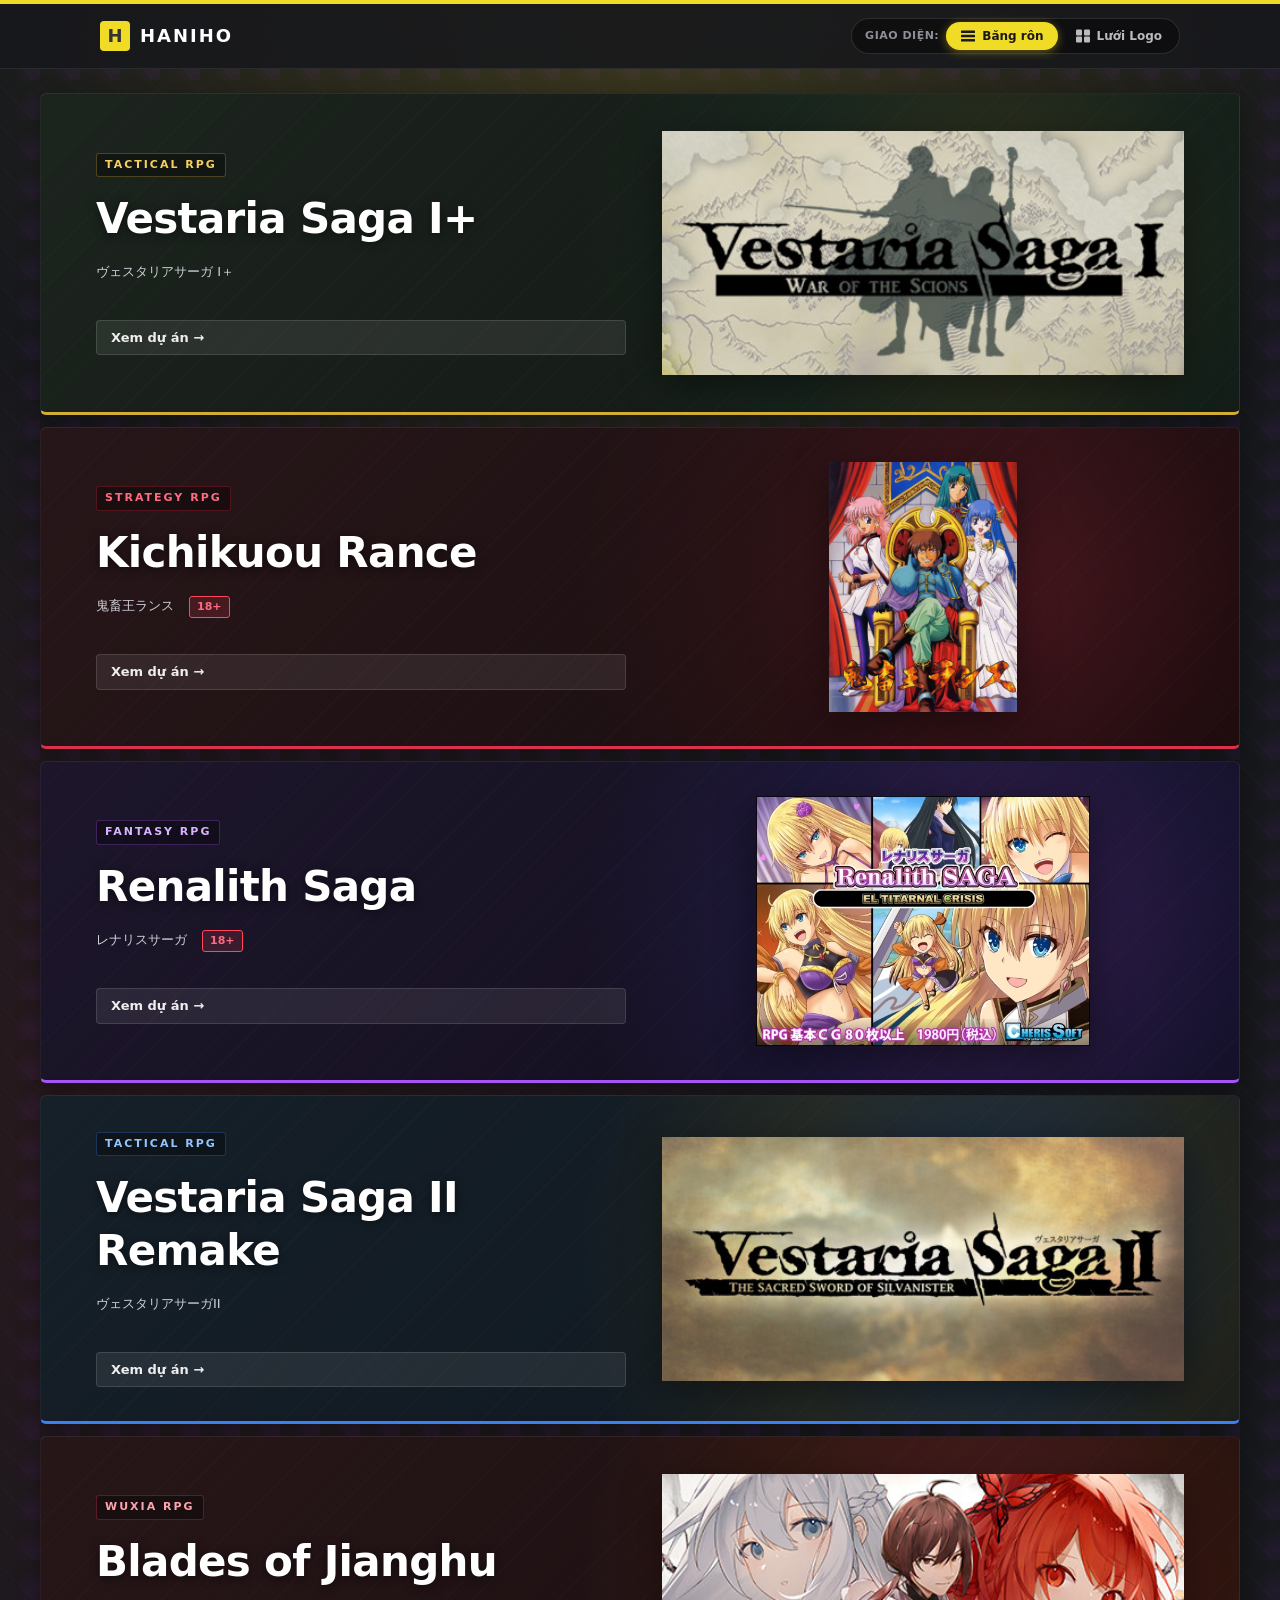
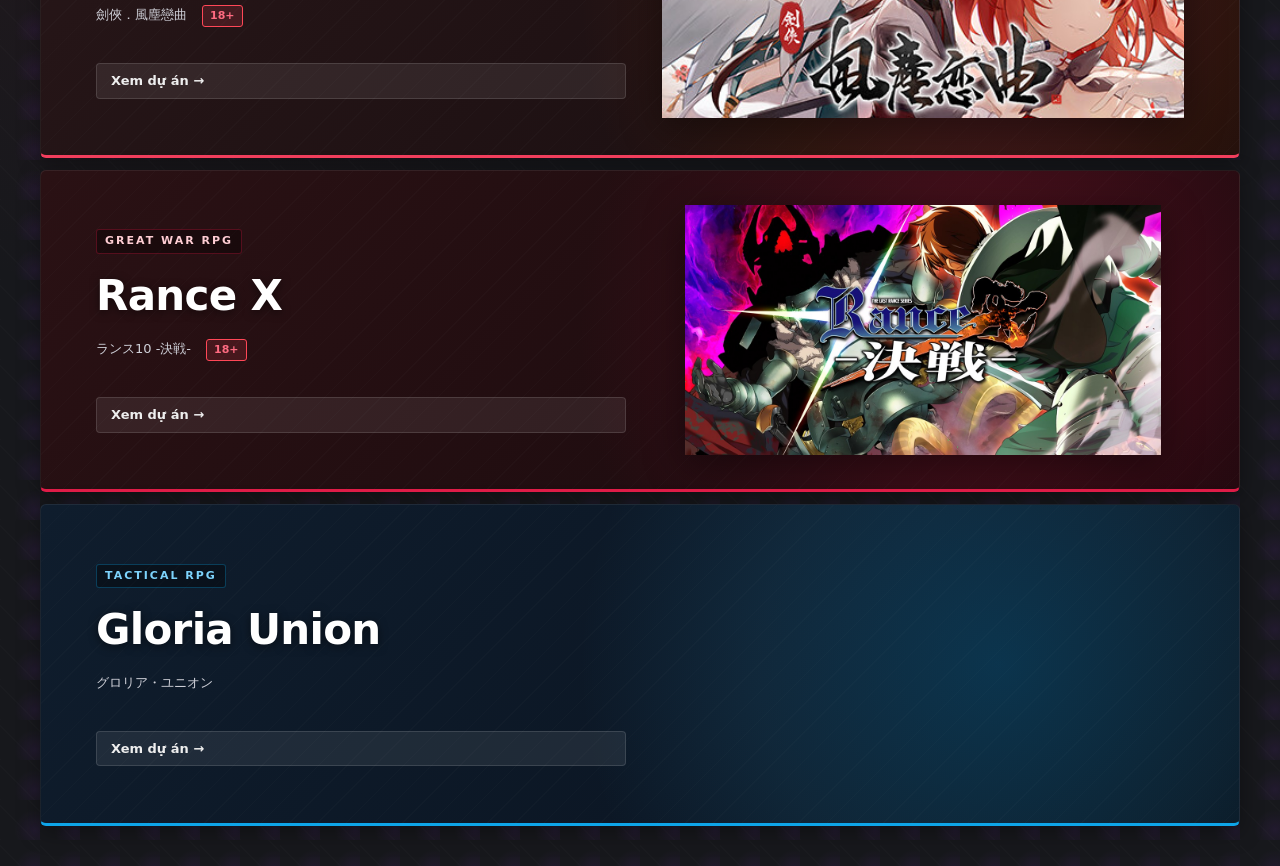
<file: index.html>
<!doctype html>
<html lang="vi">
<head>
<meta charset="utf-8">
<meta name="viewport" content="width=device-width, initial-scale=1">
<meta name="theme-color" content="#333333">
<meta name="description" content="Khám phá các dự án game Tiếng Việt của Haniho: Vestaria Saga I+, Kichikuou Rance, Renalith Saga, Vestaria Saga II Remake, Blades of Jianghu, Rance X và Gloria Union.">
<title>Haniho — Dự án game Tiếng Việt</title>
<link rel="stylesheet" href="style.css">
<script src="projects.js" defer></script>
<script src="app.js" defer></script>
</head>
<body class="homepage">
<a class="skip" href="#banners">Đến danh sách dự án</a>
<header class="homepage-nav-bar">
  <div class="container homepage-nav-inner">
    <div class="nav-brand"><span class="brand-mark">H</span> HANIHO</div>
    <div class="view-toggle-group" role="group" aria-label="Chế độ hiển thị dự án">
      <span class="view-toggle-label">Giao diện:</span>
      <button type="button" id="btn-view-banner" class="view-toggle-btn active" aria-pressed="true" title="Hiển thị theo băng rôn toàn chiều rộng">
        <svg class="toggle-icon" width="16" height="16" viewBox="0 0 16 16" fill="currentColor" aria-hidden="true"><rect x="1" y="2.5" width="14" height="2.5" rx="0.5"/><rect x="1" y="6.75" width="14" height="2.5" rx="0.5"/><rect x="1" y="11" width="14" height="2.5" rx="0.5"/></svg>
        <span>Băng rôn</span>
      </button>
      <button type="button" id="btn-view-grid" class="view-toggle-btn" aria-pressed="false" title="Hiển thị theo lưới logo SteamGridDB">
        <svg class="toggle-icon" width="16" height="16" viewBox="0 0 16 16" fill="currentColor" aria-hidden="true"><rect x="1" y="1.5" width="6" height="6" rx="1"/><rect x="9" y="1.5" width="6" height="6" rx="1"/><rect x="1" y="8.5" width="6" height="6" rx="1"/><rect x="9" y="8.5" width="6" height="6" rx="1"/></svg>
        <span>Lưới Logo</span>
      </button>
    </div>
  </div>
</header>
<main id="banners" class="banner-gallery" aria-label="Dự án game Tiếng Việt của Haniho"></main>
<noscript><nav aria-label="Dự án"><a href="vestaria-saga-i-plus.html">Vestaria Saga I+</a><a href="kichikuou-rance.html">Kichikuou Rance</a><a href="renalith-saga.html">Renalith Saga</a><a href="vestaria-saga-ii-remake.html">Vestaria Saga II Remake</a><a href="blades-of-jianghu.html">Blades of Jianghu</a><a href="rance-x.html">Rance X</a><a href="gloria-union.html">Gloria Union</a></nav></noscript>
</body>
</html>
</file>
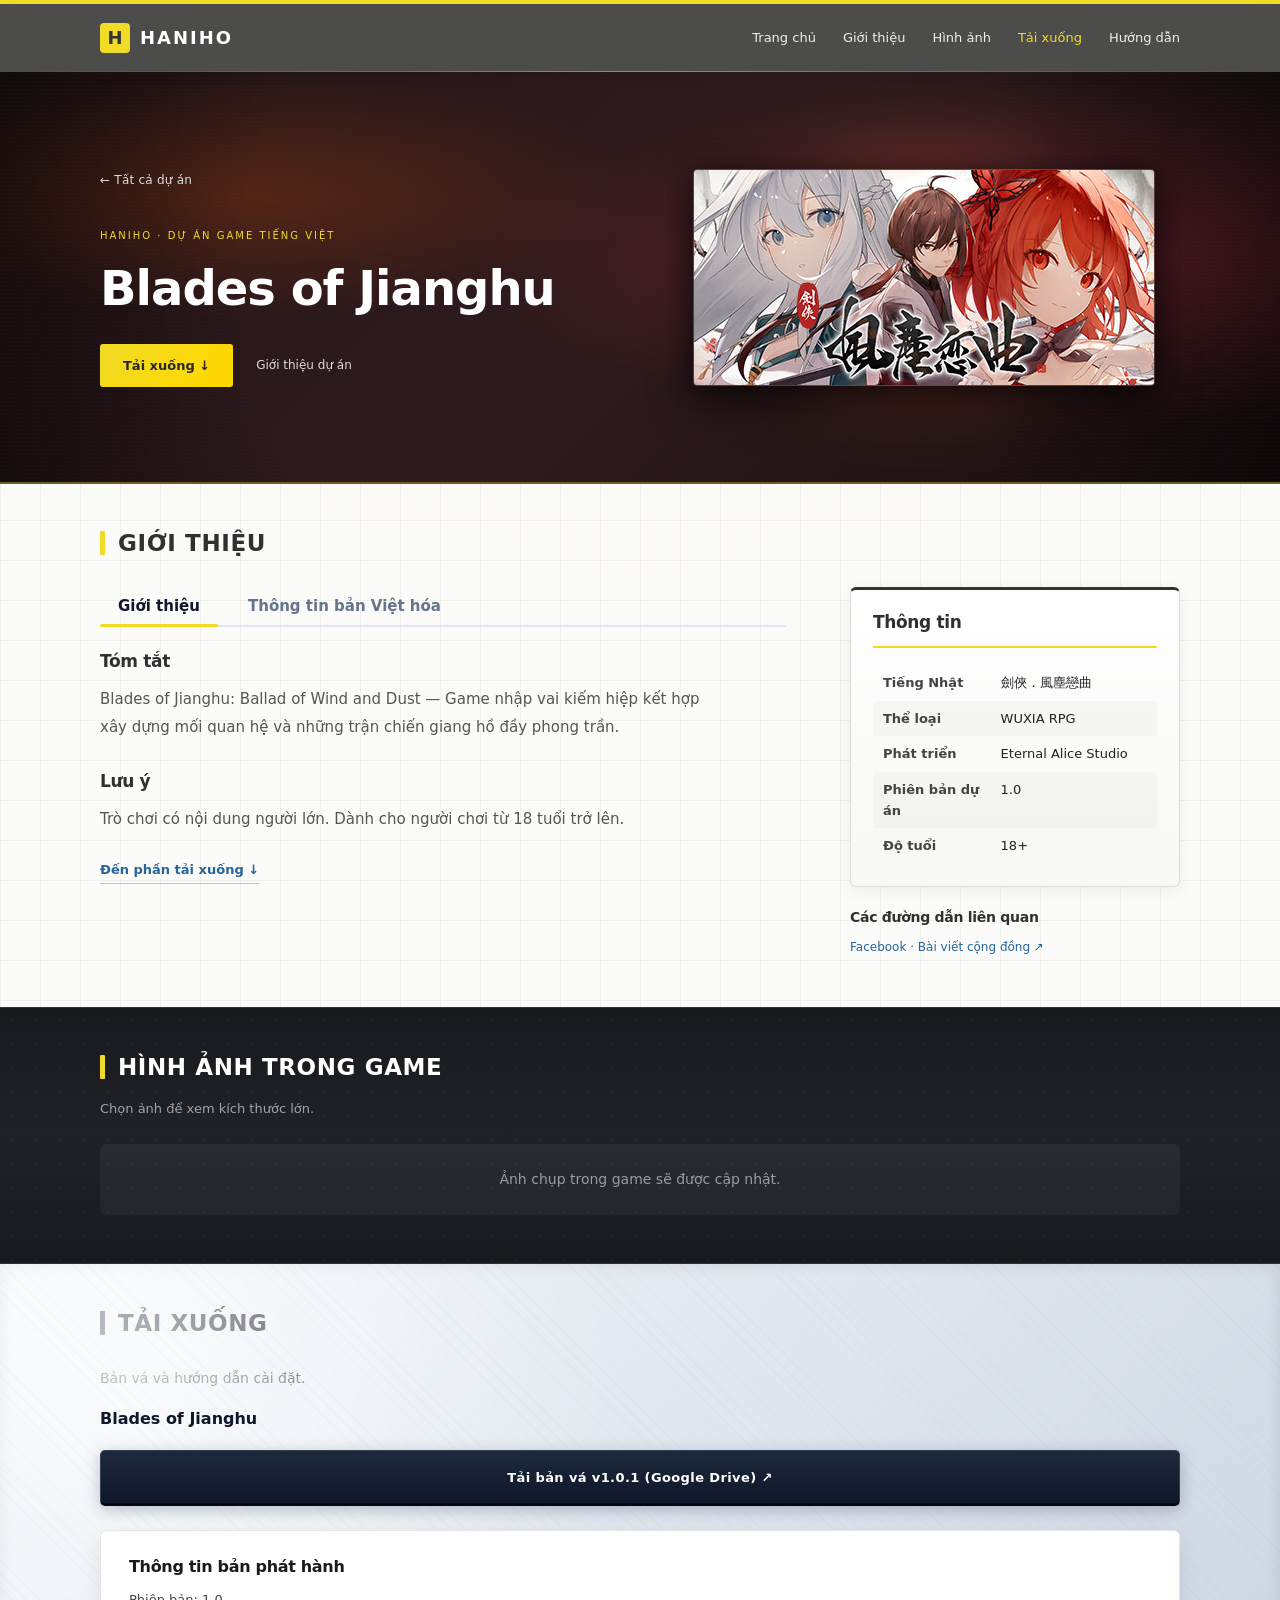
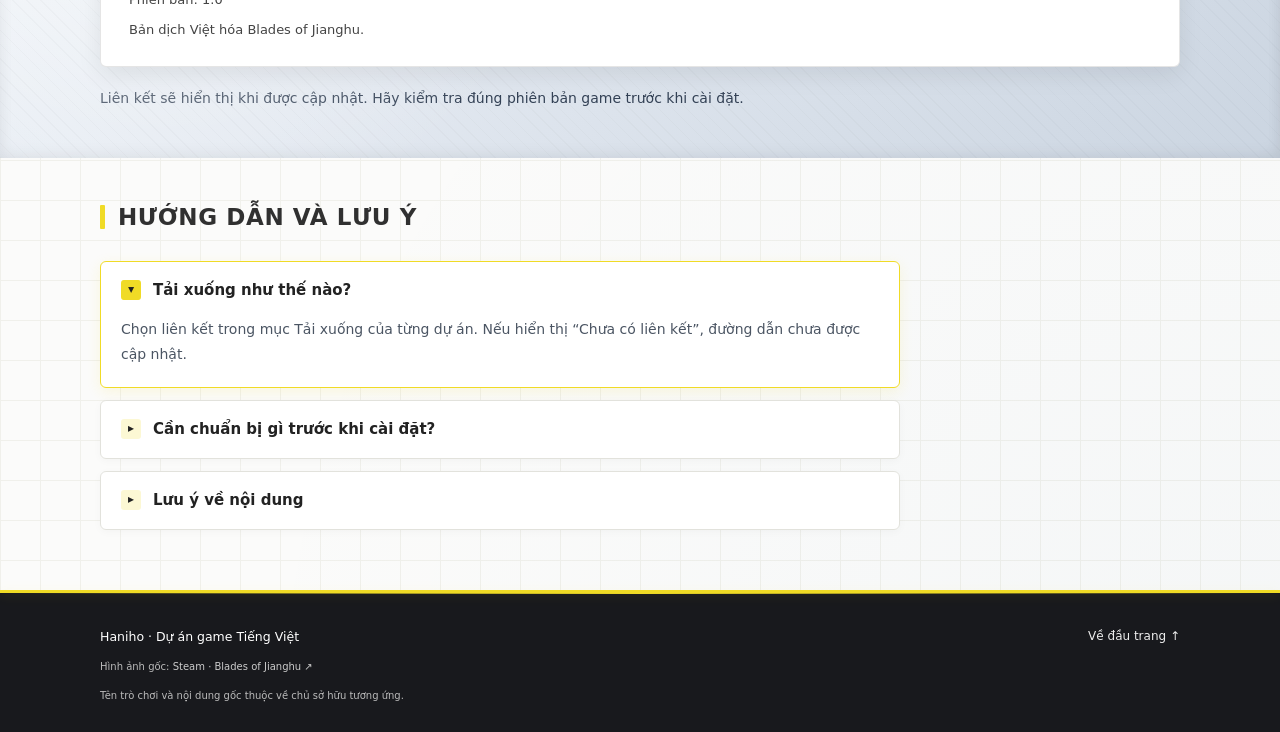
<file: blades-of-jianghu.html>
<!doctype html>
<html lang="vi">
<head>
<meta charset="utf-8">
<meta name="viewport" content="width=device-width, initial-scale=1">
<meta name="theme-color" content="#333333">
<meta name="description" content="Blades of Jianghu — Giới thiệu, thông tin dự án, bản vá và hướng dẫn tải xuống tại Haniho.">
<title>Blades of Jianghu — Haniho</title>
<link rel="stylesheet" href="style.css">
<script src="projects.js" defer></script>
<script src="app.js" defer></script>
</head>
<body data-project="jianghu">
<a class="skip" href="#projects">Đến nội dung chính</a>
<nav class="header-nav" aria-label="Điều hướng chính"><div class="container nav-inner">
<a class="nav-brand" href="index.html"><span class="brand-mark">H</span> HANIHO</a>
<div class="nav-links"><a href="index.html">Trang chủ</a><a href="#projects">Giới thiệu</a><a href="#screenshots">Hình ảnh</a><a class="nav-down-link" href="#downloads">Tải xuống</a><a href="#guide">Hướng dẫn</a></div>
</div></nav>
<header id="home" class="hero">
<div class="container hero-layout"><div class="header-content"><a class="breadcrumb" href="index.html">← Tất cả dự án</a><p class="hero-kicker">HANIHO · DỰ ÁN GAME TIẾNG VIỆT</p><h1>Blades of Jianghu</h1><div class="hero-actions"><a class="hero-download" href="#downloads">Tải xuống ↓</a><a class="hero-info" href="#projects">Giới thiệu dự án</a></div></div><figure class="hero-artwork"><img src="img/jianghu-banner.jpg" alt="Ảnh sản phẩm Blades of Jianghu" width="560" height="420" fetchpriority="high"></figure></div>
</header>
<main>
<section id="projects" class="article container"><h2 class="article-title">Giới thiệu</h2><div id="project-list"></div><noscript>Hãy bật JavaScript để xem thông tin và liên kết tải xuống của dự án.</noscript></section>
<section id="screenshots" class="article screenshots-section"><div class="container"><h2 class="article-title">Hình ảnh trong game</h2><p class="gallery-hint">Chọn ảnh để xem kích thước lớn.</p><div id="screenshot-list" class="screenshot-grid"></div></div></section>
<section id="downloads" class="downloads article"><div class="container"><h2 class="article-title">Tải xuống</h2><p>Bản vá và hướng dẫn cài đặt.</p><div id="download-list"></div><p class="download-note">Liên kết sẽ hiển thị khi được cập nhật. Hãy kiểm tra đúng phiên bản game trước khi cài đặt.</p></div></section>
<section id="guide" class="article container"><h2 class="article-title">Hướng dẫn và lưu ý</h2><div id="project-guide-content"></div><div class="questions"><details open><summary>Tải xuống như thế nào?</summary><p>Chọn liên kết trong mục Tải xuống của từng dự án. Nếu hiển thị “Chưa có liên kết”, đường dẫn chưa được cập nhật.</p></details><details><summary>Cần chuẩn bị gì trước khi cài đặt?</summary><p>Đọc hướng dẫn đi kèm bản phát hành, kiểm tra đúng phiên bản game yêu cầu và sao lưu dữ liệu lưu trước khi áp dụng bản vá.</p></details><details><summary>Lưu ý về nội dung</summary><p>Xem phần lưu ý và thông tin độ tuổi của dự án trước khi lựa chọn trải nghiệm.</p></details></div></section>
</main>
<footer><div class="container footer-inner"><small>Haniho · Dự án game Tiếng Việt</small><a href="#home">Về đầu trang ↑</a></div><p class="container artwork-credit">Hình ảnh gốc: <a href="https://store.steampowered.com/app/2179300/Blades_of_Jianghu_Ballad_of_Wind_and_Dust/" target="_blank" rel="noopener noreferrer">Steam · Blades of Jianghu ↗</a></p><p class="container legal">Tên trò chơi và nội dung gốc thuộc về chủ sở hữu tương ứng.</p></footer>
<dialog id="image-viewer" class="image-viewer" aria-label="Ảnh chụp trong game"><div class="viewer-toolbar"><p id="viewer-caption" aria-live="polite"></p><button type="button" id="viewer-close" autofocus aria-label="Đóng ảnh">Đóng ×</button></div><img id="viewer-image" alt=""><div class="viewer-controls"><button type="button" id="viewer-prev" aria-label="Ảnh trước">← Trước</button><span id="viewer-count" aria-live="polite"></span><button type="button" id="viewer-next" aria-label="Ảnh tiếp theo">Tiếp →</button></div></dialog>
</body>
</html>
</file>
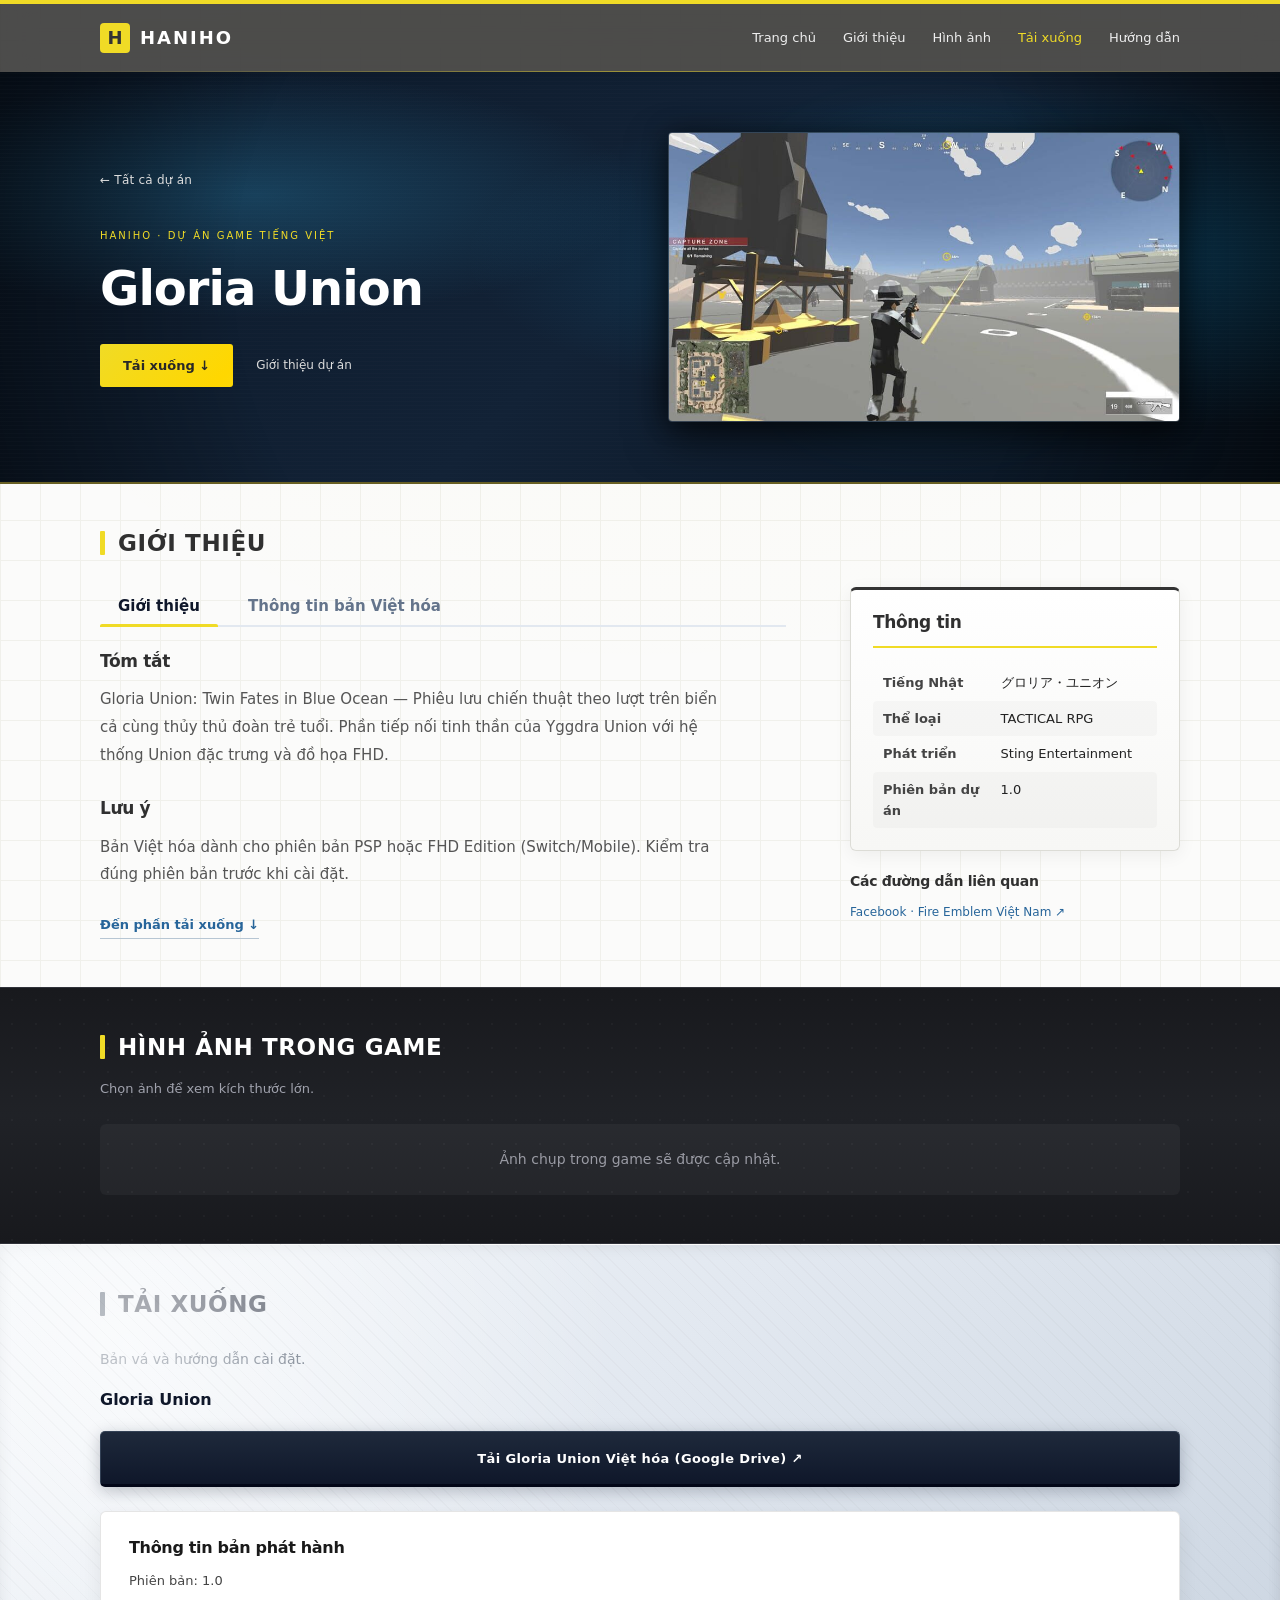
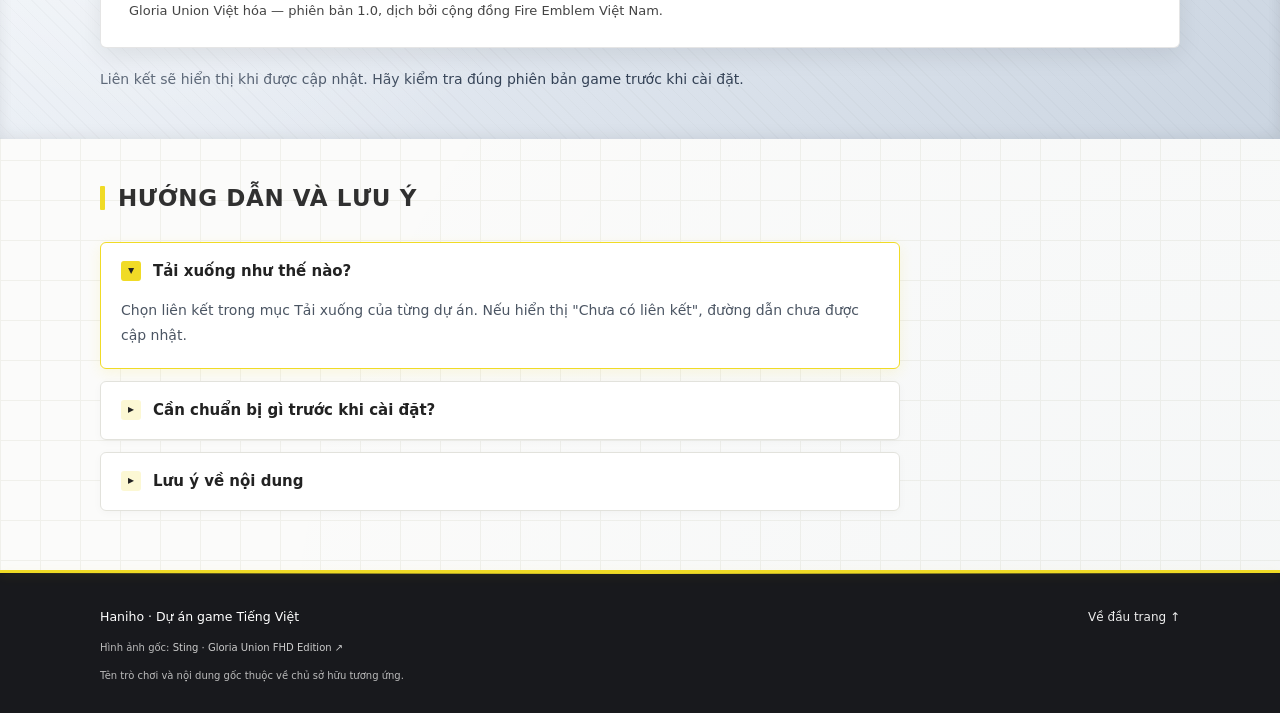
<file: gloria-union.html>
<!doctype html>
<html lang="vi">
<head>
<meta charset="utf-8">
<meta name="viewport" content="width=device-width, initial-scale=1">
<meta name="theme-color" content="#333333">
<meta name="description" content="Gloria Union — Giới thiệu, thông tin dự án, bản vá và hướng dẫn tải xuống tại Haniho.">
<title>Gloria Union — Haniho</title>
<link rel="stylesheet" href="style.css">
<script src="projects.js" defer></script>
<script src="app.js" defer></script>
</head>
<body data-project="gloria">
<a class="skip" href="#projects">Đến nội dung chính</a>
<nav class="header-nav" aria-label="Điều hướng chính"><div class="container nav-inner">
<a class="nav-brand" href="index.html"><span class="brand-mark">H</span> HANIHO</a>
<div class="nav-links"><a href="index.html">Trang chủ</a><a href="#projects">Giới thiệu</a><a href="#screenshots">Hình ảnh</a><a class="nav-down-link" href="#downloads">Tải xuống</a><a href="#guide">Hướng dẫn</a></div>
</div></nav>
<header id="home" class="hero">
<div class="container hero-layout"><div class="header-content"><a class="breadcrumb" href="index.html">← Tất cả dự án</a><p class="hero-kicker">HANIHO · DỰ ÁN GAME TIẾNG VIỆT</p><h1>Gloria Union</h1><div class="hero-actions"><a class="hero-download" href="#downloads">Tải xuống ↓</a><a class="hero-info" href="#projects">Giới thiệu dự án</a></div></div><figure class="hero-artwork"><img src="img/gloria-banner.jpg" alt="Ảnh sản phẩm Gloria Union" width="560" height="420" fetchpriority="high"></figure></div>
</header>
<main>
<section id="projects" class="article container"><h2 class="article-title">Giới thiệu</h2><div id="project-list"></div><noscript>Hãy bật JavaScript để xem thông tin và liên kết tải xuống của dự án.</noscript></section>
<section id="screenshots" class="article screenshots-section"><div class="container"><h2 class="article-title">Hình ảnh trong game</h2><p class="gallery-hint">Chọn ảnh để xem kích thước lớn.</p><div id="screenshot-list" class="screenshot-grid"></div></div></section>
<section id="downloads" class="downloads article"><div class="container"><h2 class="article-title">Tải xuống</h2><p>Bản vá và hướng dẫn cài đặt.</p><div id="download-list"></div><p class="download-note">Liên kết sẽ hiển thị khi được cập nhật. Hãy kiểm tra đúng phiên bản game trước khi cài đặt.</p></div></section>
<section id="guide" class="article container"><h2 class="article-title">Hướng dẫn và lưu ý</h2><div id="project-guide-content"></div><div class="questions"><details open><summary>Tải xuống như thế nào?</summary><p>Chọn liên kết trong mục Tải xuống của từng dự án. Nếu hiển thị "Chưa có liên kết", đường dẫn chưa được cập nhật.</p></details><details><summary>Cần chuẩn bị gì trước khi cài đặt?</summary><p>Đọc hướng dẫn đi kèm bản phát hành, kiểm tra đúng phiên bản game yêu cầu và sao lưu dữ liệu lưu trước khi áp dụng bản vá.</p></details><details><summary>Lưu ý về nội dung</summary><p>Xem phần lưu ý và thông tin độ tuổi của dự án trước khi lựa chọn trải nghiệm.</p></details></div></section>
</main>
<footer><div class="container footer-inner"><small>Haniho · Dự án game Tiếng Việt</small><a href="#home">Về đầu trang ↑</a></div><p class="container artwork-credit">Hình ảnh gốc: <a href="https://www.sting.co.jp/gloria/" target="_blank" rel="noopener noreferrer">Sting · Gloria Union FHD Edition ↗</a></p><p class="container legal">Tên trò chơi và nội dung gốc thuộc về chủ sở hữu tương ứng.</p></footer>
<dialog id="image-viewer" class="image-viewer" aria-label="Ảnh chụp trong game"><div class="viewer-toolbar"><p id="viewer-caption" aria-live="polite"></p><button type="button" id="viewer-close" autofocus aria-label="Đóng ảnh">Đóng ×</button></div><img id="viewer-image" alt=""><div class="viewer-controls"><button type="button" id="viewer-prev" aria-label="Ảnh trước">← Trước</button><span id="viewer-count" aria-live="polite"></span><button type="button" id="viewer-next" aria-label="Ảnh tiếp theo">Tiếp →</button></div></dialog>
</body>
</html>
</file>
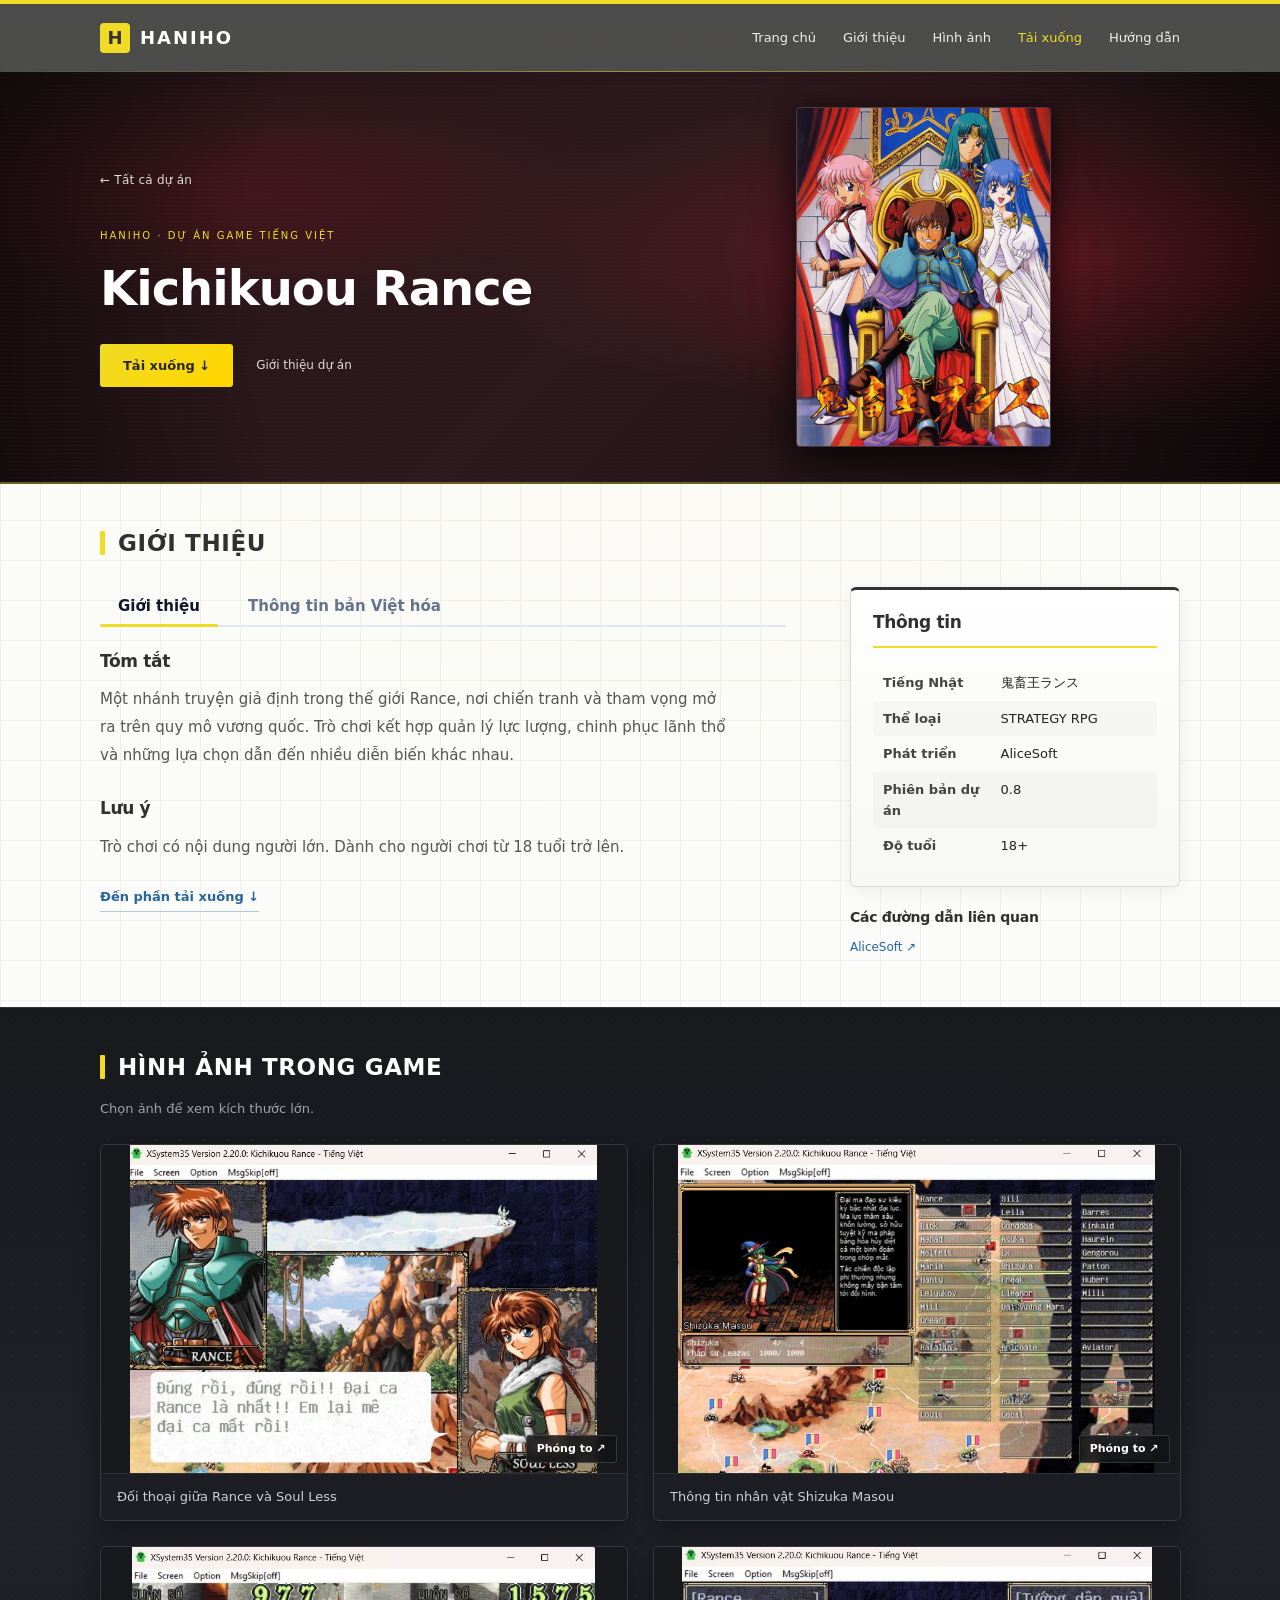
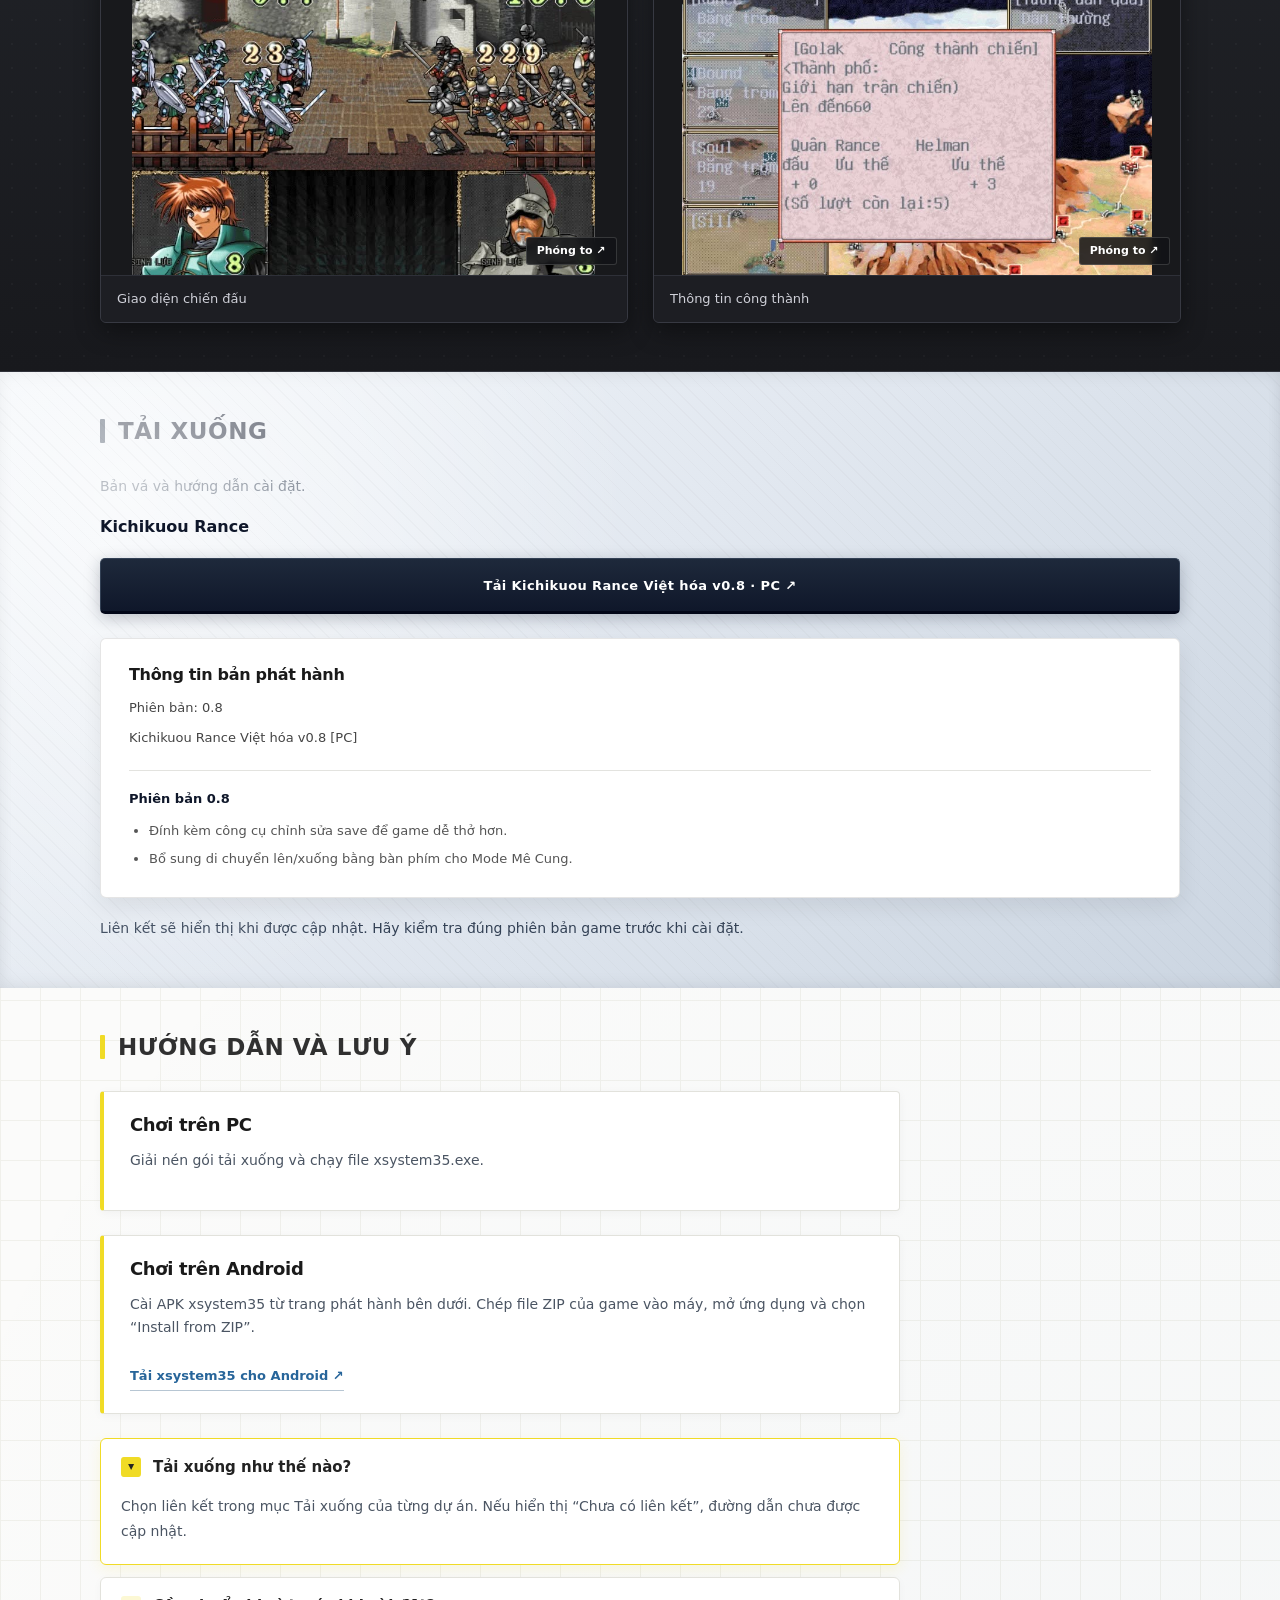
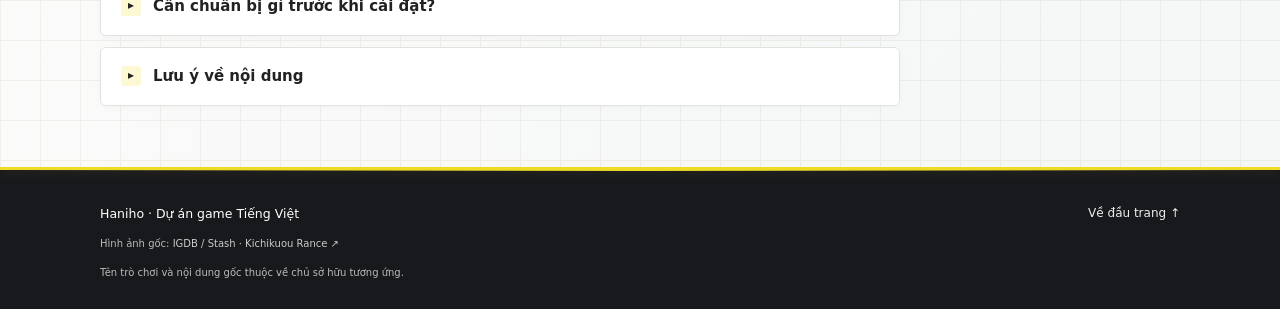
<file: kichikuou-rance.html>
<!doctype html>
<html lang="vi">
<head>
<meta charset="utf-8">
<meta name="viewport" content="width=device-width, initial-scale=1">
<meta name="theme-color" content="#333333">
<meta name="description" content="Kichikuou Rance — Giới thiệu, thông tin dự án, bản vá và hướng dẫn tải xuống tại Haniho.">
<title>Kichikuou Rance — Haniho</title>
<link rel="stylesheet" href="style.css">
<script src="projects.js" defer></script>
<script src="app.js" defer></script>
</head>
<body data-project="rance">
<a class="skip" href="#projects">Đến nội dung chính</a>
<nav class="header-nav" aria-label="Điều hướng chính"><div class="container nav-inner">
<a class="nav-brand" href="index.html"><span class="brand-mark">H</span> HANIHO</a>
<div class="nav-links"><a href="index.html">Trang chủ</a><a href="#projects">Giới thiệu</a><a href="#screenshots">Hình ảnh</a><a class="nav-down-link" href="#downloads">Tải xuống</a><a href="#guide">Hướng dẫn</a></div>
</div></nav>
<header id="home" class="hero">
<div class="container hero-layout"><div class="header-content"><a class="breadcrumb" href="index.html">← Tất cả dự án</a><p class="hero-kicker">HANIHO · DỰ ÁN GAME TIẾNG VIỆT</p><h1>Kichikuou Rance</h1><div class="hero-actions"><a class="hero-download" href="#downloads">Tải xuống ↓</a><a class="hero-info" href="#projects">Giới thiệu dự án</a></div></div><figure class="hero-artwork"><img src="img/rance-banner.jpg" alt="Bìa gốc Kichikuou Rance của AliceSoft" width="1618" height="2160" fetchpriority="high"></figure></div>
</header>
<main>
<section id="projects" class="article container"><h2 class="article-title">Giới thiệu</h2><div id="project-list"></div><noscript>Hãy bật JavaScript để xem thông tin và liên kết tải xuống của dự án.</noscript></section>
<section id="screenshots" class="article screenshots-section"><div class="container"><h2 class="article-title">Hình ảnh trong game</h2><p class="gallery-hint">Chọn ảnh để xem kích thước lớn.</p><div id="screenshot-list" class="screenshot-grid"></div></div></section>
<section id="downloads" class="downloads article"><div class="container"><h2 class="article-title">Tải xuống</h2><p>Bản vá và hướng dẫn cài đặt.</p><div id="download-list"></div><p class="download-note">Liên kết sẽ hiển thị khi được cập nhật. Hãy kiểm tra đúng phiên bản game trước khi cài đặt.</p></div></section>
<section id="guide" class="article container"><h2 class="article-title">Hướng dẫn và lưu ý</h2><div id="project-guide-content"></div><div class="questions"><details open><summary>Tải xuống như thế nào?</summary><p>Chọn liên kết trong mục Tải xuống của từng dự án. Nếu hiển thị “Chưa có liên kết”, đường dẫn chưa được cập nhật.</p></details><details><summary>Cần chuẩn bị gì trước khi cài đặt?</summary><p>Đọc hướng dẫn đi kèm bản phát hành, kiểm tra đúng phiên bản game yêu cầu và sao lưu dữ liệu lưu trước khi áp dụng bản vá.</p></details><details><summary>Lưu ý về nội dung</summary><p>Xem phần lưu ý và thông tin độ tuổi của dự án trước khi lựa chọn trải nghiệm.</p></details></div></section>
</main>
<footer><div class="container footer-inner"><small>Haniho · Dự án game Tiếng Việt</small><a href="#home">Về đầu trang ↑</a></div><p class="container artwork-credit">Hình ảnh gốc: <a href="https://stash.games/games/kichikuou-rance" target="_blank" rel="noopener noreferrer">IGDB / Stash · Kichikuou Rance ↗</a></p><p class="container legal">Tên trò chơi và nội dung gốc thuộc về chủ sở hữu tương ứng.</p></footer>
<dialog id="image-viewer" class="image-viewer" aria-label="Ảnh chụp trong game"><div class="viewer-toolbar"><p id="viewer-caption" aria-live="polite"></p><button type="button" id="viewer-close" autofocus aria-label="Đóng ảnh">Đóng ×</button></div><img id="viewer-image" alt=""><div class="viewer-controls"><button type="button" id="viewer-prev" aria-label="Ảnh trước">← Trước</button><span id="viewer-count" aria-live="polite"></span><button type="button" id="viewer-next" aria-label="Ảnh tiếp theo">Tiếp →</button></div></dialog>
</body>
</html>
</file>
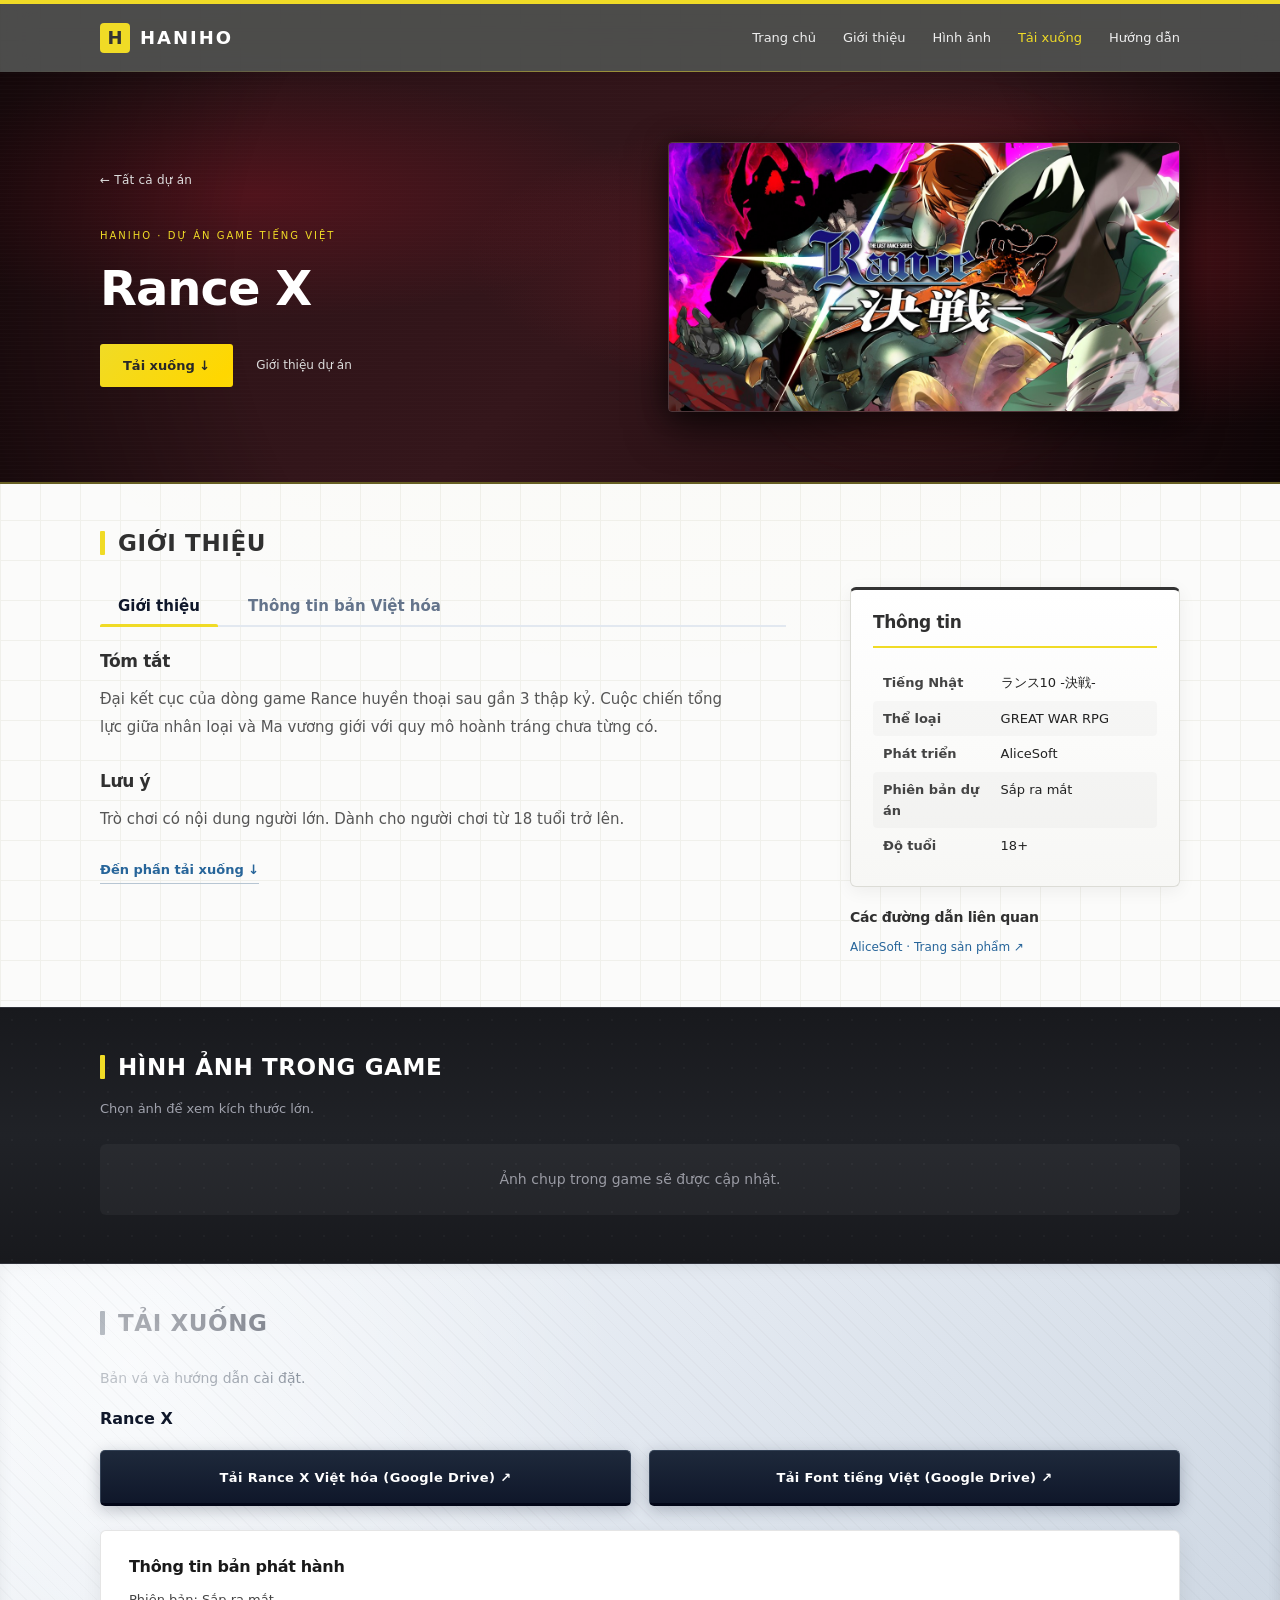
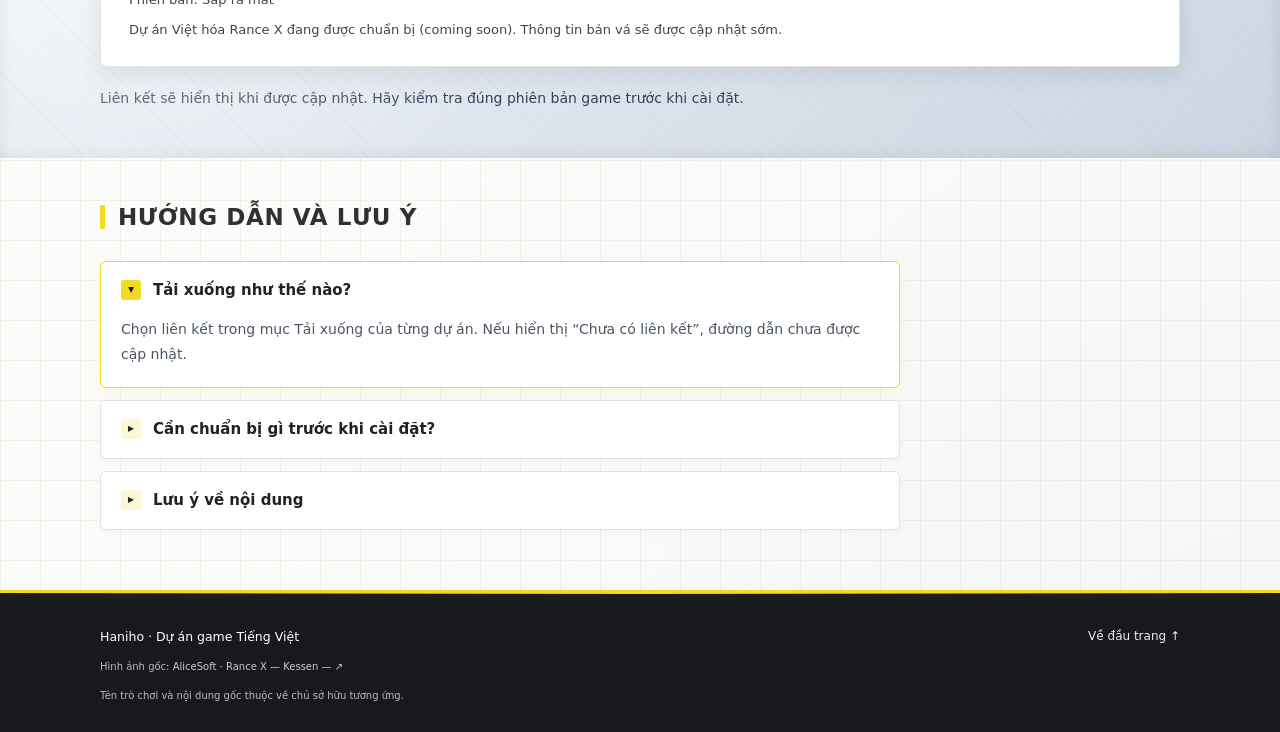
<file: rance-x.html>
<!doctype html>
<html lang="vi">
<head>
<meta charset="utf-8">
<meta name="viewport" content="width=device-width, initial-scale=1">
<meta name="theme-color" content="#333333">
<meta name="description" content="Rance X — Giới thiệu, thông tin dự án, bản vá và hướng dẫn tải xuống tại Haniho.">
<title>Rance X — Haniho</title>
<link rel="stylesheet" href="style.css">
<script src="projects.js" defer></script>
<script src="app.js" defer></script>
</head>
<body data-project="rance-x">
<a class="skip" href="#projects">Đến nội dung chính</a>
<nav class="header-nav" aria-label="Điều hướng chính"><div class="container nav-inner">
<a class="nav-brand" href="index.html"><span class="brand-mark">H</span> HANIHO</a>
<div class="nav-links"><a href="index.html">Trang chủ</a><a href="#projects">Giới thiệu</a><a href="#screenshots">Hình ảnh</a><a class="nav-down-link" href="#downloads">Tải xuống</a><a href="#guide">Hướng dẫn</a></div>
</div></nav>
<header id="home" class="hero">
<div class="container hero-layout"><div class="header-content"><a class="breadcrumb" href="index.html">← Tất cả dự án</a><p class="hero-kicker">HANIHO · DỰ ÁN GAME TIẾNG VIỆT</p><h1>Rance X</h1><div class="hero-actions"><a class="hero-download" href="#downloads">Tải xuống ↓</a><a class="hero-info" href="#projects">Giới thiệu dự án</a></div></div><figure class="hero-artwork"><img src="img/rance-x-banner.jpg" alt="Ảnh sản phẩm Rance X của AliceSoft" width="560" height="420" fetchpriority="high"></figure></div>
</header>
<main>
<section id="projects" class="article container"><h2 class="article-title">Giới thiệu</h2><div id="project-list"></div><noscript>Hãy bật JavaScript để xem thông tin và liên kết tải xuống của dự án.</noscript></section>
<section id="screenshots" class="article screenshots-section"><div class="container"><h2 class="article-title">Hình ảnh trong game</h2><p class="gallery-hint">Chọn ảnh để xem kích thước lớn.</p><div id="screenshot-list" class="screenshot-grid"></div></div></section>
<section id="downloads" class="downloads article"><div class="container"><h2 class="article-title">Tải xuống</h2><p>Bản vá và hướng dẫn cài đặt.</p><div id="download-list"></div><p class="download-note">Liên kết sẽ hiển thị khi được cập nhật. Hãy kiểm tra đúng phiên bản game trước khi cài đặt.</p></div></section>
<section id="guide" class="article container"><h2 class="article-title">Hướng dẫn và lưu ý</h2><div id="project-guide-content"></div><div class="questions"><details open><summary>Tải xuống như thế nào?</summary><p>Chọn liên kết trong mục Tải xuống của từng dự án. Nếu hiển thị “Chưa có liên kết”, đường dẫn chưa được cập nhật.</p></details><details><summary>Cần chuẩn bị gì trước khi cài đặt?</summary><p>Đọc hướng dẫn đi kèm bản phát hành, kiểm tra đúng phiên bản game yêu cầu và sao lưu dữ liệu lưu trước khi áp dụng bản vá.</p></details><details><summary>Lưu ý về nội dung</summary><p>Xem phần lưu ý và thông tin độ tuổi của dự án trước khi lựa chọn trải nghiệm.</p></details></div></section>
</main>
<footer><div class="container footer-inner"><small>Haniho · Dự án game Tiếng Việt</small><a href="#home">Về đầu trang ↑</a></div><p class="container artwork-credit">Hình ảnh gốc: <a href="https://www.alicesoft.com/rance10/" target="_blank" rel="noopener noreferrer">AliceSoft · Rance X — Kessen — ↗</a></p><p class="container legal">Tên trò chơi và nội dung gốc thuộc về chủ sở hữu tương ứng.</p></footer>
<dialog id="image-viewer" class="image-viewer" aria-label="Ảnh chụp trong game"><div class="viewer-toolbar"><p id="viewer-caption" aria-live="polite"></p><button type="button" id="viewer-close" autofocus aria-label="Đóng ảnh">Đóng ×</button></div><img id="viewer-image" alt=""><div class="viewer-controls"><button type="button" id="viewer-prev" aria-label="Ảnh trước">← Trước</button><span id="viewer-count" aria-live="polite"></span><button type="button" id="viewer-next" aria-label="Ảnh tiếp theo">Tiếp →</button></div></dialog>
</body>
</html>
</file>
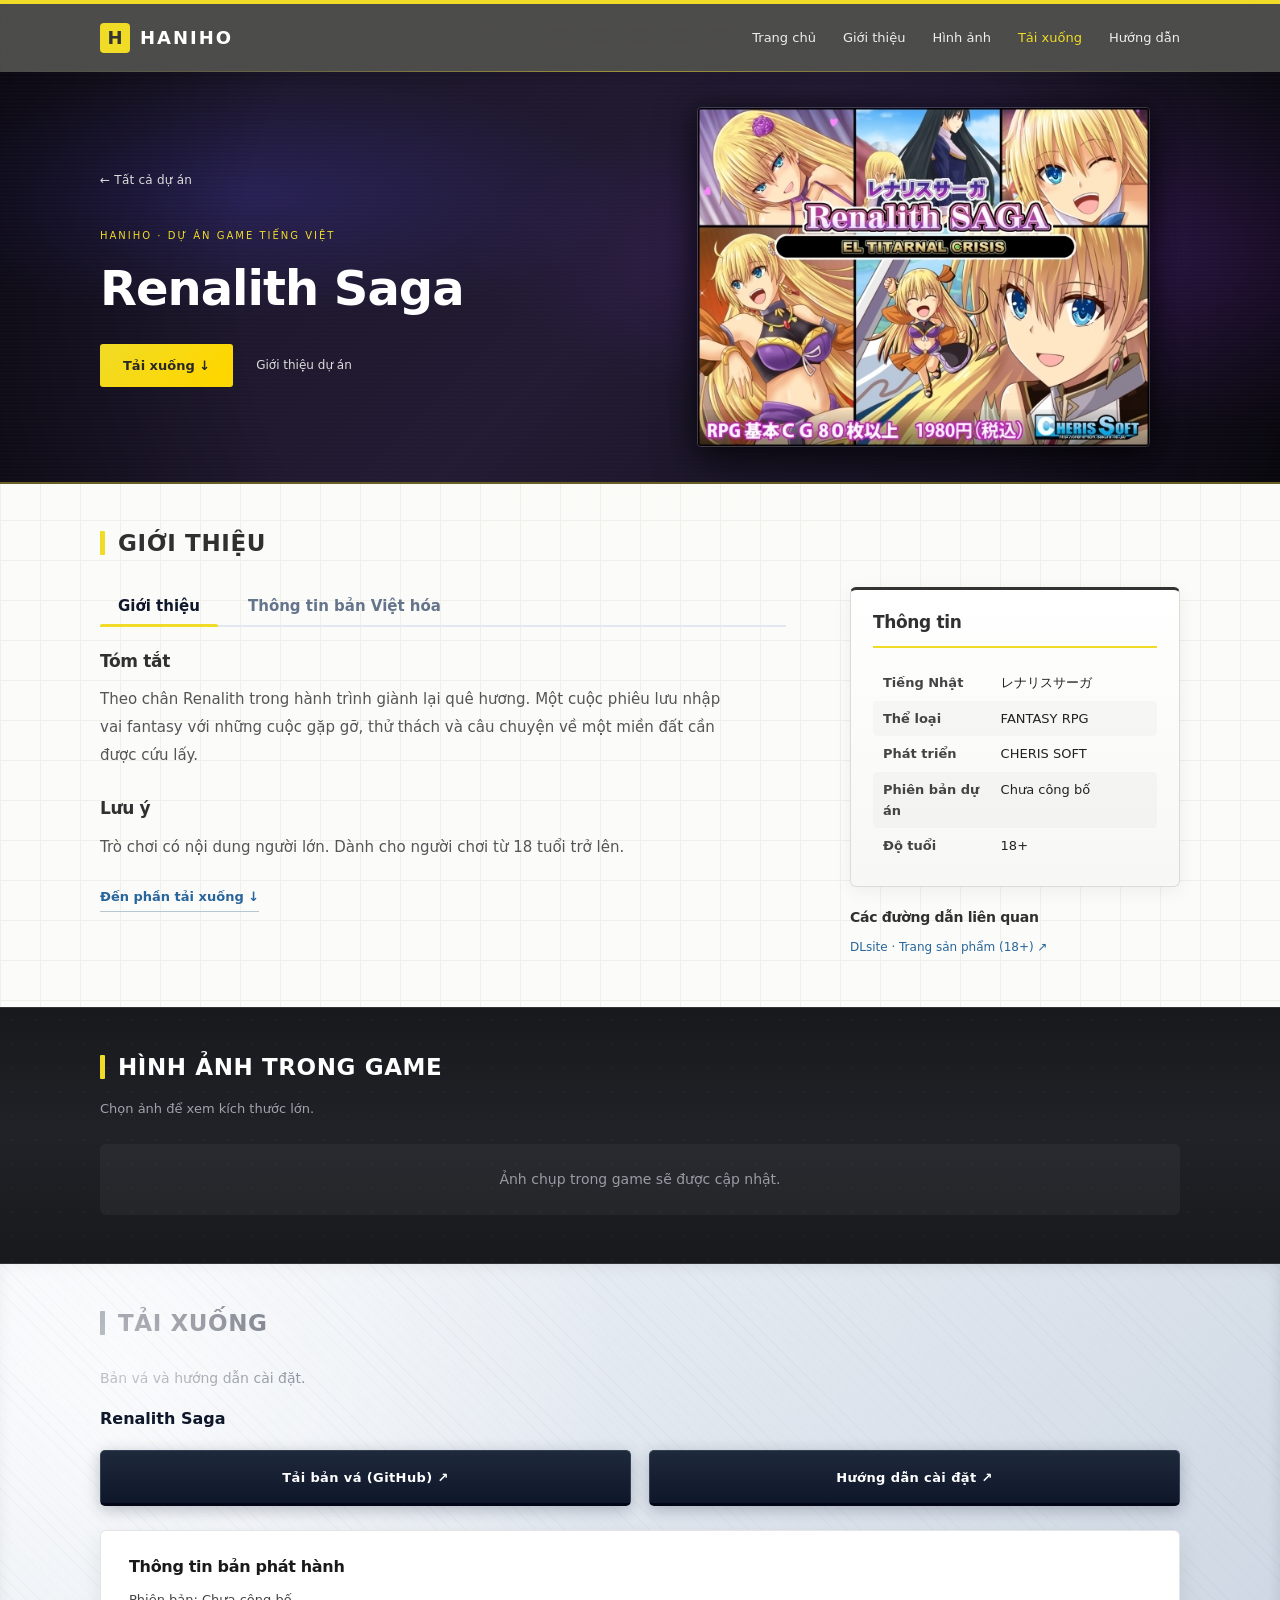
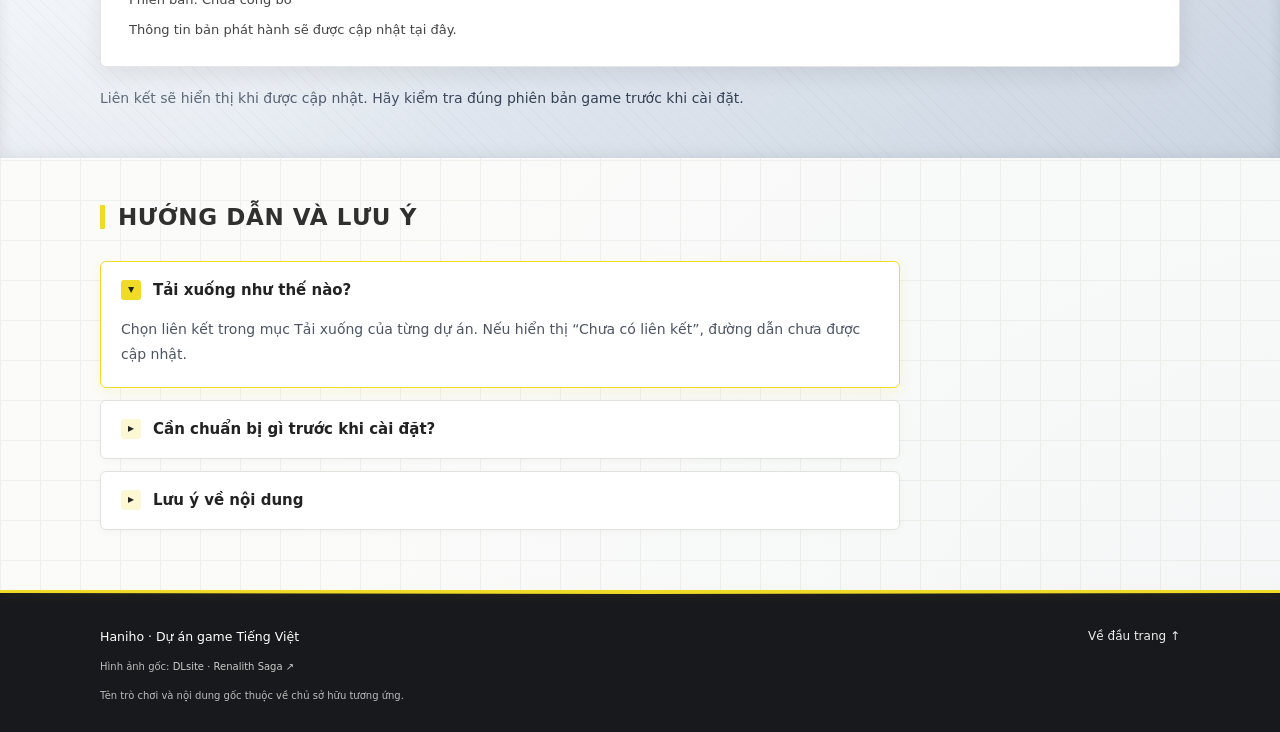
<file: renalith-saga.html>
<!doctype html>
<html lang="vi">
<head>
<meta charset="utf-8">
<meta name="viewport" content="width=device-width, initial-scale=1">
<meta name="theme-color" content="#333333">
<meta name="description" content="Renalith Saga — Giới thiệu, thông tin dự án, bản vá và hướng dẫn tải xuống tại Haniho.">
<title>Renalith Saga — Haniho</title>
<link rel="stylesheet" href="style.css">
<script src="projects.js" defer></script>
<script src="app.js" defer></script>
</head>
<body data-project="renalith">
<a class="skip" href="#projects">Đến nội dung chính</a>
<nav class="header-nav" aria-label="Điều hướng chính"><div class="container nav-inner">
<a class="nav-brand" href="index.html"><span class="brand-mark">H</span> HANIHO</a>
<div class="nav-links"><a href="index.html">Trang chủ</a><a href="#projects">Giới thiệu</a><a href="#screenshots">Hình ảnh</a><a class="nav-down-link" href="#downloads">Tải xuống</a><a href="#guide">Hướng dẫn</a></div>
</div></nav>
<header id="home" class="hero">
<div class="container hero-layout"><div class="header-content"><a class="breadcrumb" href="index.html">← Tất cả dự án</a><p class="hero-kicker">HANIHO · DỰ ÁN GAME TIẾNG VIỆT</p><h1>Renalith Saga</h1><div class="hero-actions"><a class="hero-download" href="#downloads">Tải xuống ↓</a><a class="hero-info" href="#projects">Giới thiệu dự án</a></div></div><figure class="hero-artwork"><img src="img/renalith-banner.jpg" alt="Ảnh sản phẩm Renalith Saga của CHERIS SOFT" width="560" height="420" fetchpriority="high"></figure></div>
</header>
<main>
<section id="projects" class="article container"><h2 class="article-title">Giới thiệu</h2><div id="project-list"></div><noscript>Hãy bật JavaScript để xem thông tin và liên kết tải xuống của dự án.</noscript></section>
<section id="screenshots" class="article screenshots-section"><div class="container"><h2 class="article-title">Hình ảnh trong game</h2><p class="gallery-hint">Chọn ảnh để xem kích thước lớn.</p><div id="screenshot-list" class="screenshot-grid"></div></div></section>
<section id="downloads" class="downloads article"><div class="container"><h2 class="article-title">Tải xuống</h2><p>Bản vá và hướng dẫn cài đặt.</p><div id="download-list"></div><p class="download-note">Liên kết sẽ hiển thị khi được cập nhật. Hãy kiểm tra đúng phiên bản game trước khi cài đặt.</p></div></section>
<section id="guide" class="article container"><h2 class="article-title">Hướng dẫn và lưu ý</h2><div id="project-guide-content"></div><div class="questions"><details open><summary>Tải xuống như thế nào?</summary><p>Chọn liên kết trong mục Tải xuống của từng dự án. Nếu hiển thị “Chưa có liên kết”, đường dẫn chưa được cập nhật.</p></details><details><summary>Cần chuẩn bị gì trước khi cài đặt?</summary><p>Đọc hướng dẫn đi kèm bản phát hành, kiểm tra đúng phiên bản game yêu cầu và sao lưu dữ liệu lưu trước khi áp dụng bản vá.</p></details><details><summary>Lưu ý về nội dung</summary><p>Xem phần lưu ý và thông tin độ tuổi của dự án trước khi lựa chọn trải nghiệm.</p></details></div></section>
</main>
<footer><div class="container footer-inner"><small>Haniho · Dự án game Tiếng Việt</small><a href="#home">Về đầu trang ↑</a></div><p class="container artwork-credit">Hình ảnh gốc: <a href="https://www.dlsite.com/maniax/work/=/product_id/RJ235129.html" target="_blank" rel="noopener noreferrer">DLsite · Renalith Saga ↗</a></p><p class="container legal">Tên trò chơi và nội dung gốc thuộc về chủ sở hữu tương ứng.</p></footer>
<dialog id="image-viewer" class="image-viewer" aria-label="Ảnh chụp trong game"><div class="viewer-toolbar"><p id="viewer-caption" aria-live="polite"></p><button type="button" id="viewer-close" autofocus aria-label="Đóng ảnh">Đóng ×</button></div><img id="viewer-image" alt=""><div class="viewer-controls"><button type="button" id="viewer-prev" aria-label="Ảnh trước">← Trước</button><span id="viewer-count" aria-live="polite"></span><button type="button" id="viewer-next" aria-label="Ảnh tiếp theo">Tiếp →</button></div></dialog>
</body>
</html>
</file>
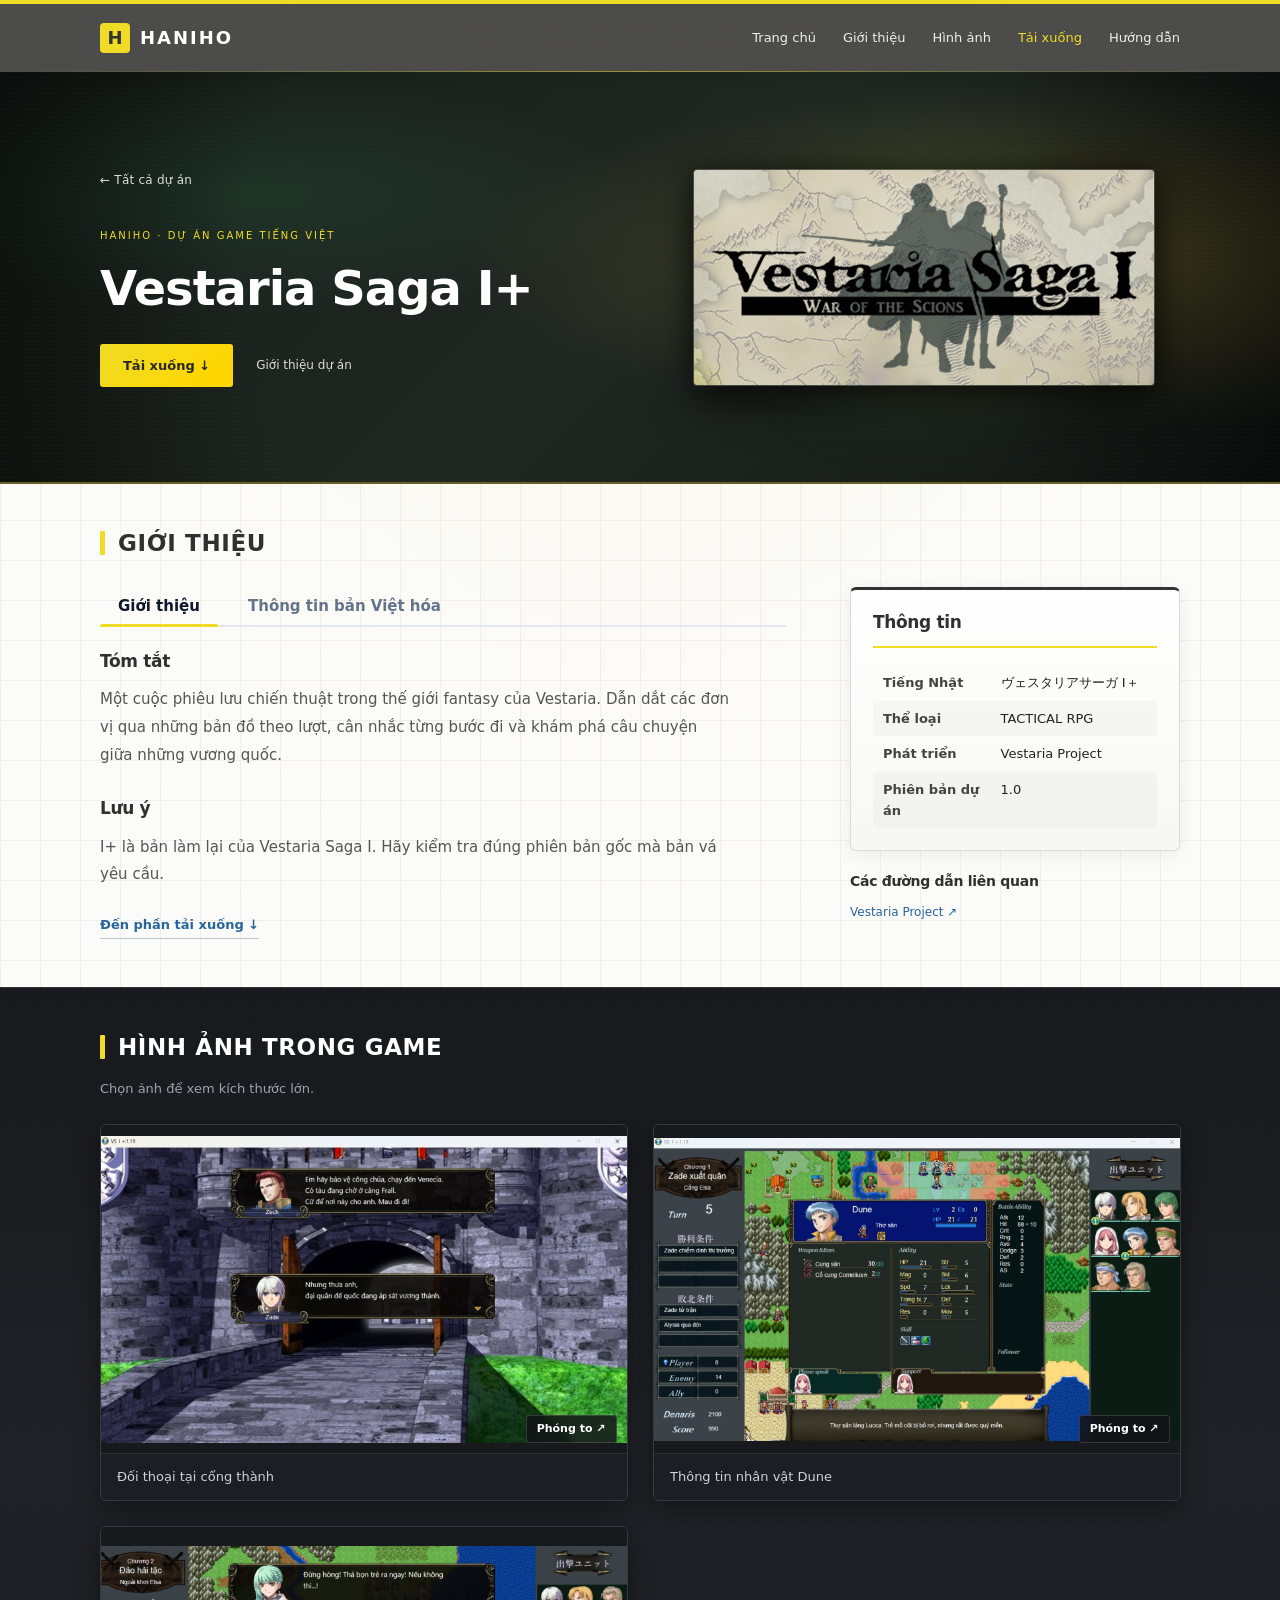
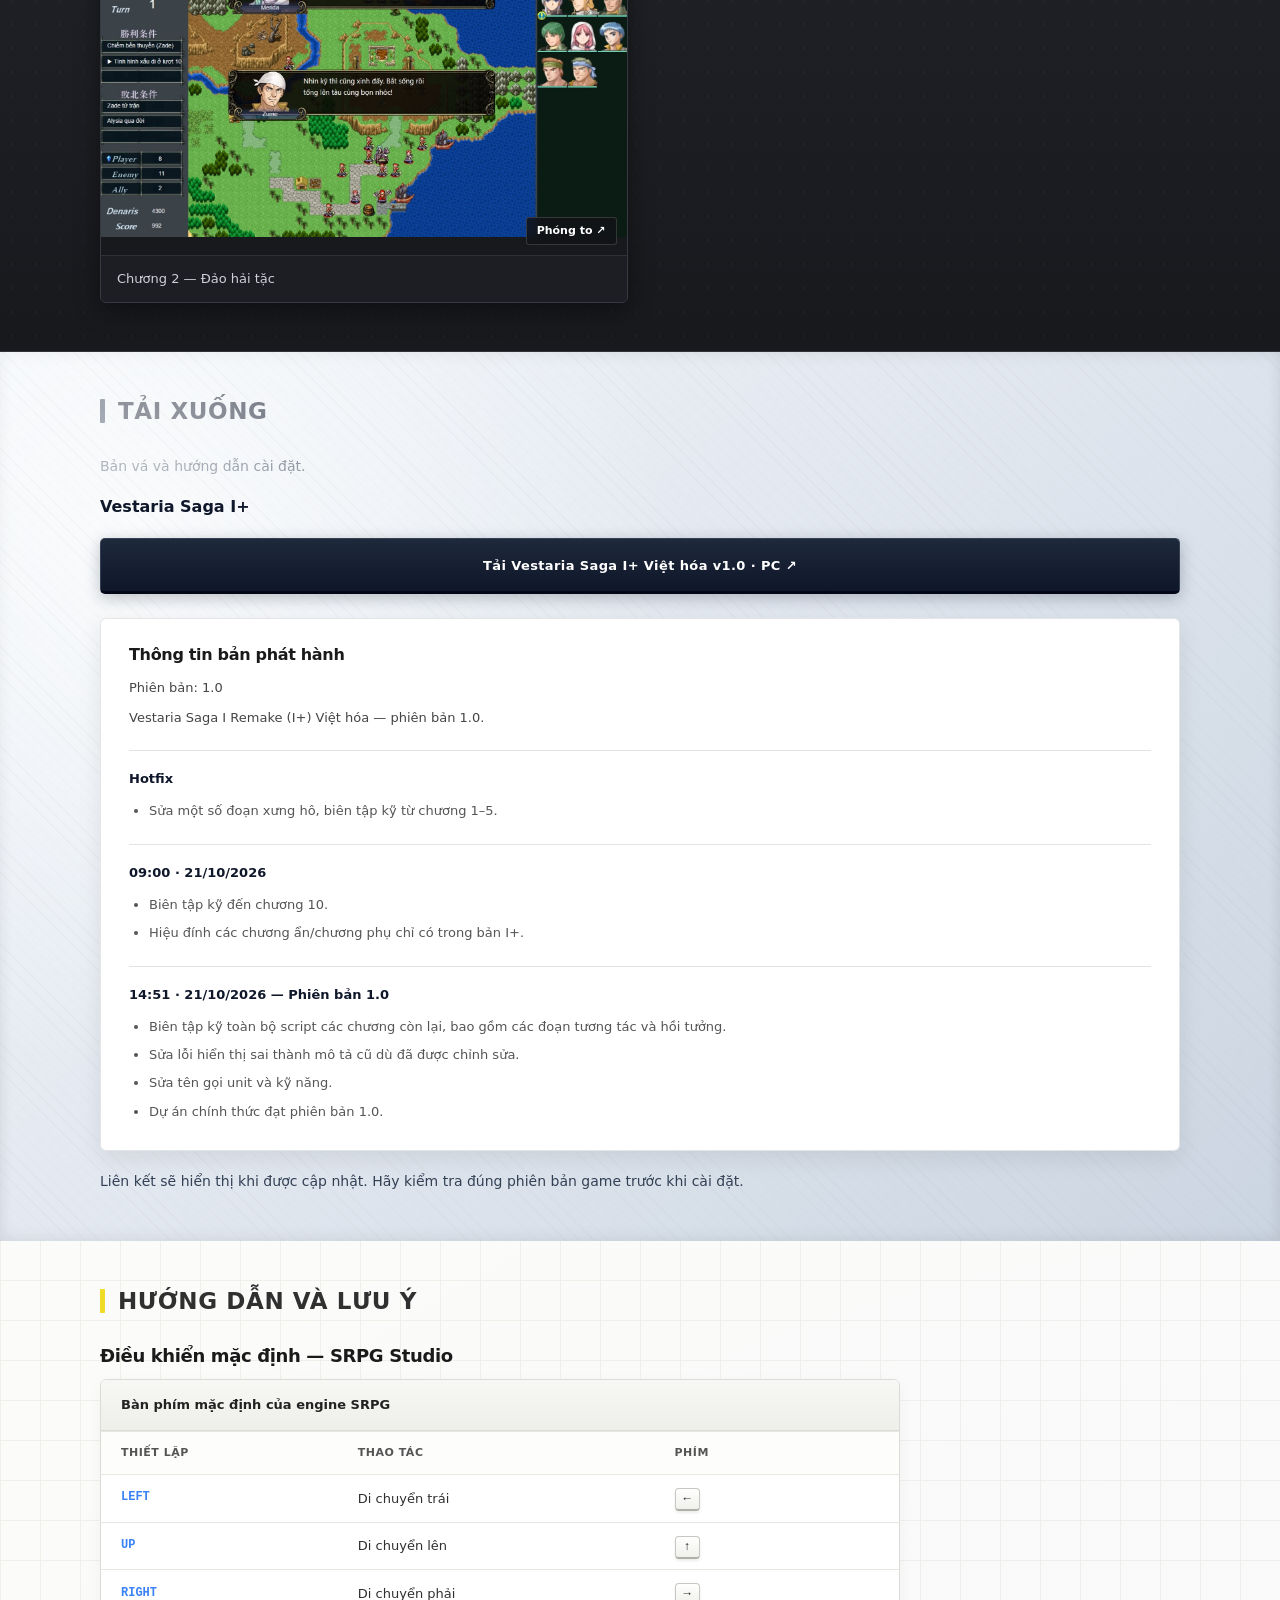
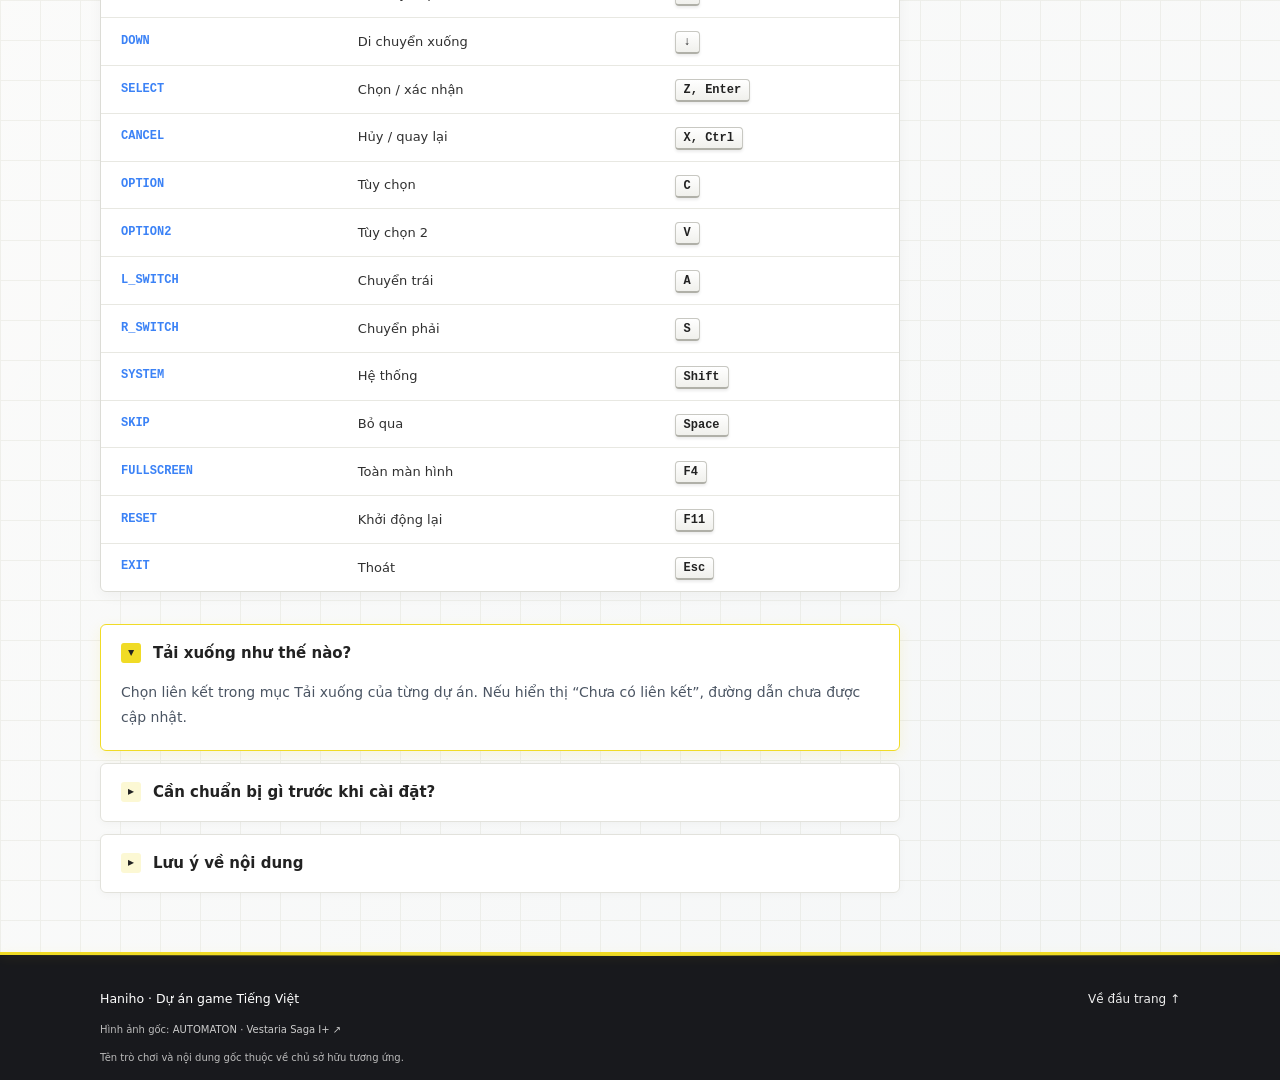
<file: vestaria-saga-i-plus.html>
<!doctype html>
<html lang="vi">
<head>
<meta charset="utf-8">
<meta name="viewport" content="width=device-width, initial-scale=1">
<meta name="theme-color" content="#333333">
<meta name="description" content="Vestaria Saga I+ — Giới thiệu, thông tin dự án, bản vá và hướng dẫn tải xuống tại Haniho.">
<title>Vestaria Saga I+ — Haniho</title>
<link rel="stylesheet" href="style.css">
<script src="projects.js" defer></script>
<script src="app.js" defer></script>
</head>
<body data-project="vestaria">
<a class="skip" href="#projects">Đến nội dung chính</a>
<nav class="header-nav" aria-label="Điều hướng chính"><div class="container nav-inner">
<a class="nav-brand" href="index.html"><span class="brand-mark">H</span> HANIHO</a>
<div class="nav-links"><a href="index.html">Trang chủ</a><a href="#projects">Giới thiệu</a><a href="#screenshots">Hình ảnh</a><a class="nav-down-link" href="#downloads">Tải xuống</a><a href="#guide">Hướng dẫn</a></div>
</div></nav>
<header id="home" class="hero">
<div class="container hero-layout"><div class="header-content"><a class="breadcrumb" href="index.html">← Tất cả dự án</a><p class="hero-kicker">HANIHO · DỰ ÁN GAME TIẾNG VIỆT</p><h1>Vestaria Saga I+</h1><div class="hero-actions"><a class="hero-download" href="#downloads">Tải xuống ↓</a><a class="hero-info" href="#projects">Giới thiệu dự án</a></div></div><figure class="hero-artwork"><img src="img/vestaria-banner.jpg" alt="Ảnh chụp gameplay Vestaria Saga I+" width="1200" height="675" fetchpriority="high"></figure></div>
</header>
<main>
<section id="projects" class="article container"><h2 class="article-title">Giới thiệu</h2><div id="project-list"></div><noscript>Hãy bật JavaScript để xem thông tin và liên kết tải xuống của dự án.</noscript></section>
<section id="screenshots" class="article screenshots-section"><div class="container"><h2 class="article-title">Hình ảnh trong game</h2><p class="gallery-hint">Chọn ảnh để xem kích thước lớn.</p><div id="screenshot-list" class="screenshot-grid"></div></div></section>
<section id="downloads" class="downloads article"><div class="container"><h2 class="article-title">Tải xuống</h2><p>Bản vá và hướng dẫn cài đặt.</p><div id="download-list"></div><p class="download-note">Liên kết sẽ hiển thị khi được cập nhật. Hãy kiểm tra đúng phiên bản game trước khi cài đặt.</p></div></section>
<section id="guide" class="article container"><h2 class="article-title">Hướng dẫn và lưu ý</h2><div id="project-guide-content"></div><div class="questions"><details open><summary>Tải xuống như thế nào?</summary><p>Chọn liên kết trong mục Tải xuống của từng dự án. Nếu hiển thị “Chưa có liên kết”, đường dẫn chưa được cập nhật.</p></details><details><summary>Cần chuẩn bị gì trước khi cài đặt?</summary><p>Đọc hướng dẫn đi kèm bản phát hành, kiểm tra đúng phiên bản game yêu cầu và sao lưu dữ liệu lưu trước khi áp dụng bản vá.</p></details><details><summary>Lưu ý về nội dung</summary><p>Xem phần lưu ý và thông tin độ tuổi của dự án trước khi lựa chọn trải nghiệm.</p></details></div></section>
</main>
<footer><div class="container footer-inner"><small>Haniho · Dự án game Tiếng Việt</small><a href="#home">Về đầu trang ↑</a></div><p class="container artwork-credit">Hình ảnh gốc: <a href="https://automaton-media.com/articles/newsjp/20240425-291095/" target="_blank" rel="noopener noreferrer">AUTOMATON · Vestaria Saga I+ ↗</a></p><p class="container legal">Tên trò chơi và nội dung gốc thuộc về chủ sở hữu tương ứng.</p></footer>
<dialog id="image-viewer" class="image-viewer" aria-label="Ảnh chụp trong game"><div class="viewer-toolbar"><p id="viewer-caption" aria-live="polite"></p><button type="button" id="viewer-close" autofocus aria-label="Đóng ảnh">Đóng ×</button></div><img id="viewer-image" alt=""><div class="viewer-controls"><button type="button" id="viewer-prev" aria-label="Ảnh trước">← Trước</button><span id="viewer-count" aria-live="polite"></span><button type="button" id="viewer-next" aria-label="Ảnh tiếp theo">Tiếp →</button></div></dialog>
</body>
</html>
</file>
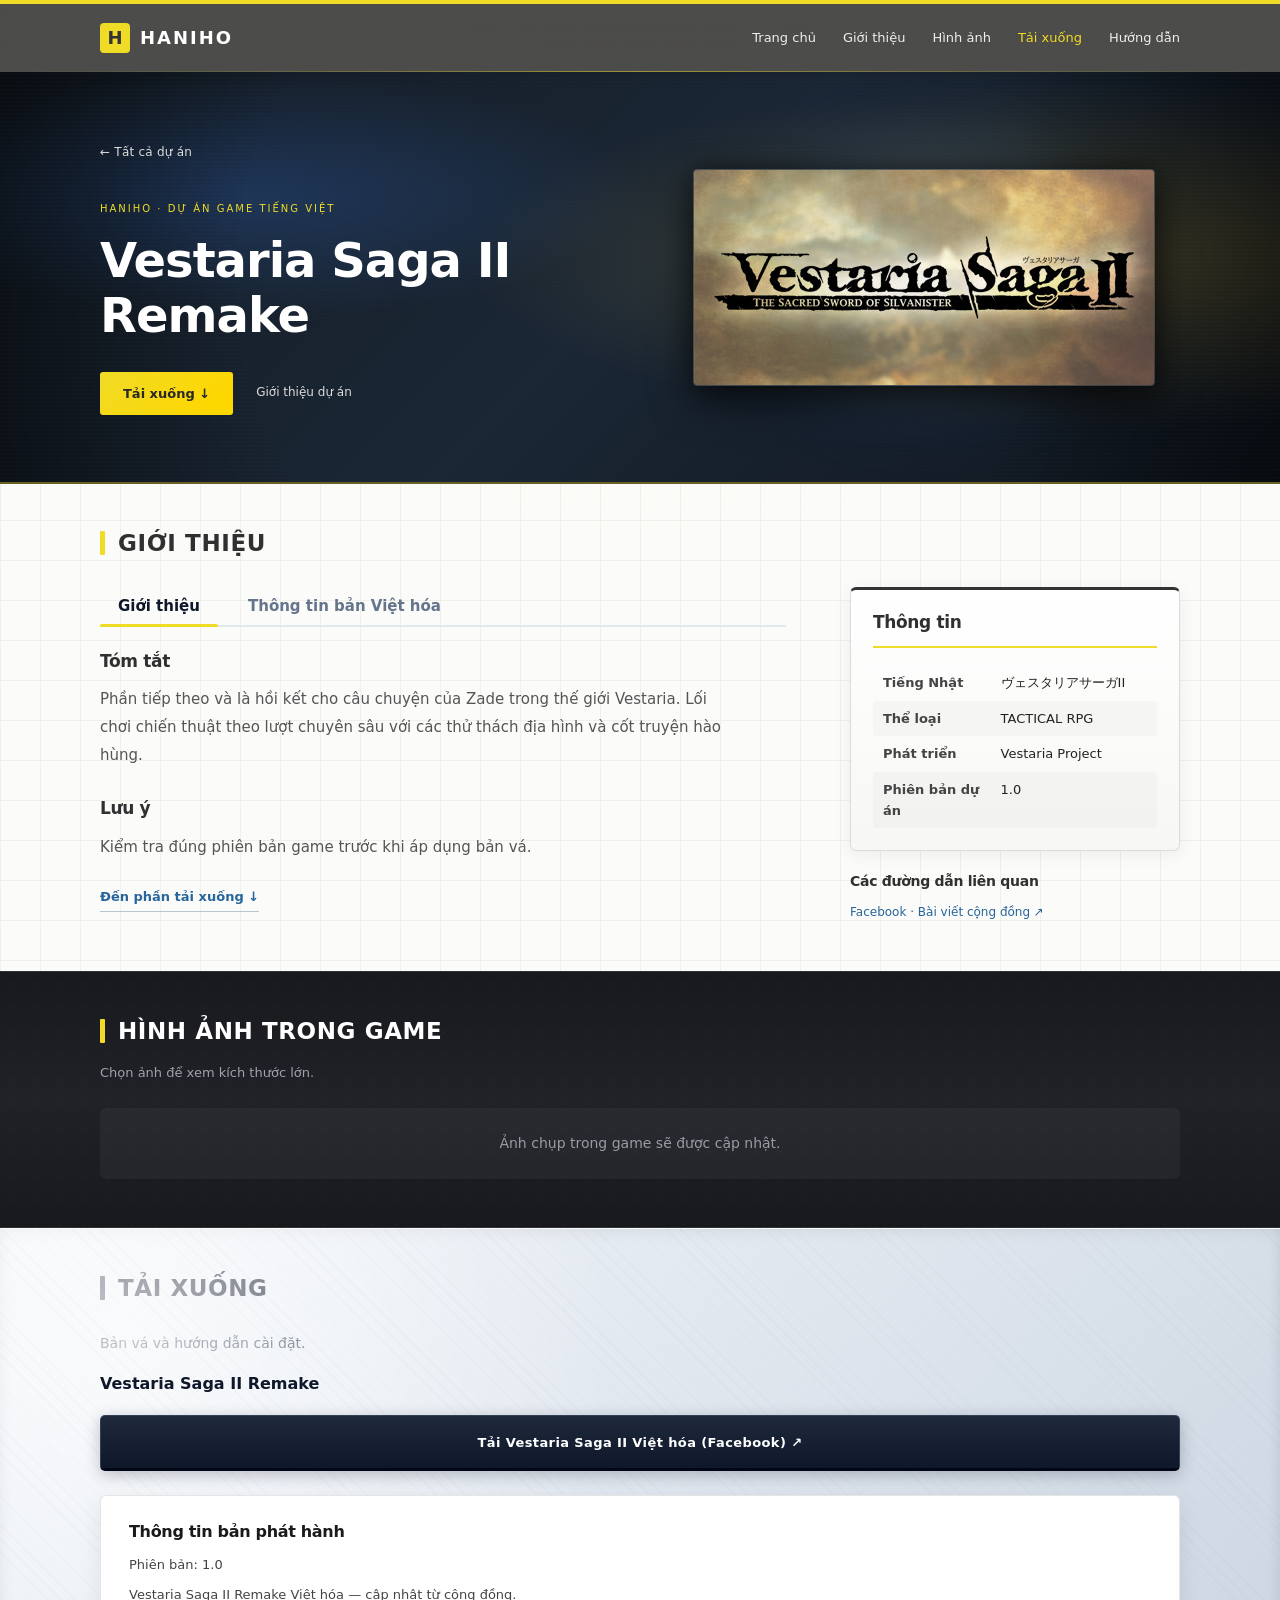
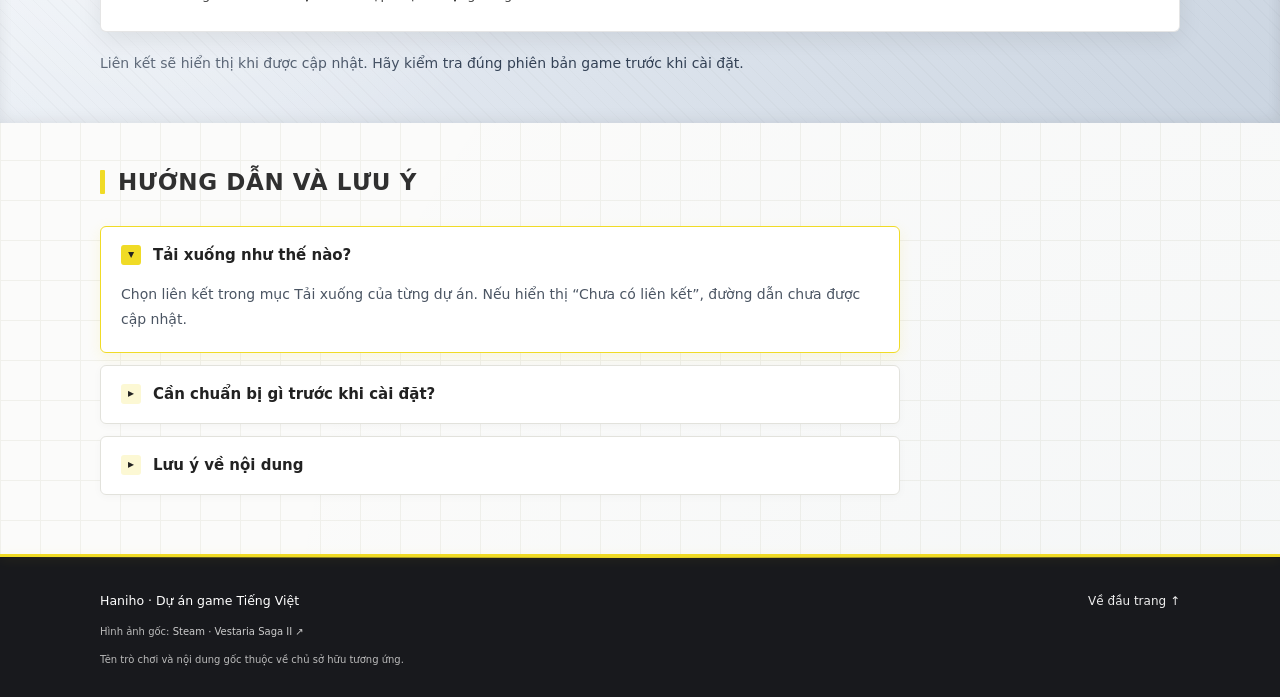
<file: vestaria-saga-ii-remake.html>
<!doctype html>
<html lang="vi">
<head>
<meta charset="utf-8">
<meta name="viewport" content="width=device-width, initial-scale=1">
<meta name="theme-color" content="#333333">
<meta name="description" content="Vestaria Saga II Remake — Giới thiệu, thông tin dự án, bản vá và hướng dẫn tải xuống tại Haniho.">
<title>Vestaria Saga II Remake — Haniho</title>
<link rel="stylesheet" href="style.css">
<script src="projects.js" defer></script>
<script src="app.js" defer></script>
</head>
<body data-project="vestaria2">
<a class="skip" href="#projects">Đến nội dung chính</a>
<nav class="header-nav" aria-label="Điều hướng chính"><div class="container nav-inner">
<a class="nav-brand" href="index.html"><span class="brand-mark">H</span> HANIHO</a>
<div class="nav-links"><a href="index.html">Trang chủ</a><a href="#projects">Giới thiệu</a><a href="#screenshots">Hình ảnh</a><a class="nav-down-link" href="#downloads">Tải xuống</a><a href="#guide">Hướng dẫn</a></div>
</div></nav>
<header id="home" class="hero">
<div class="container hero-layout"><div class="header-content"><a class="breadcrumb" href="index.html">← Tất cả dự án</a><p class="hero-kicker">HANIHO · DỰ ÁN GAME TIẾNG VIỆT</p><h1>Vestaria Saga II Remake</h1><div class="hero-actions"><a class="hero-download" href="#downloads">Tải xuống ↓</a><a class="hero-info" href="#projects">Giới thiệu dự án</a></div></div><figure class="hero-artwork"><img src="img/vestaria2-banner.jpg" alt="Ảnh sản phẩm Vestaria Saga II Remake" width="560" height="420" fetchpriority="high"></figure></div>
</header>
<main>
<section id="projects" class="article container"><h2 class="article-title">Giới thiệu</h2><div id="project-list"></div><noscript>Hãy bật JavaScript để xem thông tin và liên kết tải xuống của dự án.</noscript></section>
<section id="screenshots" class="article screenshots-section"><div class="container"><h2 class="article-title">Hình ảnh trong game</h2><p class="gallery-hint">Chọn ảnh để xem kích thước lớn.</p><div id="screenshot-list" class="screenshot-grid"></div></div></section>
<section id="downloads" class="downloads article"><div class="container"><h2 class="article-title">Tải xuống</h2><p>Bản vá và hướng dẫn cài đặt.</p><div id="download-list"></div><p class="download-note">Liên kết sẽ hiển thị khi được cập nhật. Hãy kiểm tra đúng phiên bản game trước khi cài đặt.</p></div></section>
<section id="guide" class="article container"><h2 class="article-title">Hướng dẫn và lưu ý</h2><div id="project-guide-content"></div><div class="questions"><details open><summary>Tải xuống như thế nào?</summary><p>Chọn liên kết trong mục Tải xuống của từng dự án. Nếu hiển thị “Chưa có liên kết”, đường dẫn chưa được cập nhật.</p></details><details><summary>Cần chuẩn bị gì trước khi cài đặt?</summary><p>Đọc hướng dẫn đi kèm bản phát hành, kiểm tra đúng phiên bản game yêu cầu và sao lưu dữ liệu lưu trước khi áp dụng bản vá.</p></details><details><summary>Lưu ý về nội dung</summary><p>Xem phần lưu ý và thông tin độ tuổi của dự án trước khi lựa chọn trải nghiệm.</p></details></div></section>
</main>
<footer><div class="container footer-inner"><small>Haniho · Dự án game Tiếng Việt</small><a href="#home">Về đầu trang ↑</a></div><p class="container artwork-credit">Hình ảnh gốc: <a href="https://store.steampowered.com/app/1811600/Vestaria_Saga_II_The_Sacred_Sword_of_Silvanister/" target="_blank" rel="noopener noreferrer">Steam · Vestaria Saga II ↗</a></p><p class="container legal">Tên trò chơi và nội dung gốc thuộc về chủ sở hữu tương ứng.</p></footer>
<dialog id="image-viewer" class="image-viewer" aria-label="Ảnh chụp trong game"><div class="viewer-toolbar"><p id="viewer-caption" aria-live="polite"></p><button type="button" id="viewer-close" autofocus aria-label="Đóng ảnh">Đóng ×</button></div><img id="viewer-image" alt=""><div class="viewer-controls"><button type="button" id="viewer-prev" aria-label="Ảnh trước">← Trước</button><span id="viewer-count" aria-live="polite"></span><button type="button" id="viewer-next" aria-label="Ảnh tiếp theo">Tiếp →</button></div></dialog>
</body>
</html>
</file>
<file: style.css>
/* ============================================================
   HANIHO VNs — Modernized Fluid CSS
   Charcoal navigation · Yellow accents · White content panels
   ============================================================ */

/* ------------------------------------------------------------------
   1. CUSTOM PROPERTIES & RESETS
   ------------------------------------------------------------------ */
:root {
  --yellow: #f0db26;
  --dark: #333;
  --ink: #303030;
  --muted: #666;
  --line: #e3e3df;
  --link: #27659a;

  /* Extended palette */
  --yellow-glow: #f0db2666;
  --yellow-dim: #f0db2622;
  --surface: #f1f1ef;
  --card-shadow: 0 2px 8px rgba(0, 0, 0, 0.06);
  --card-shadow-hover: 0 8px 28px rgba(0, 0, 0, 0.12);
  --ease: cubic-bezier(0.4, 0, 0.2, 1);
  --transition: all 0.3s var(--ease);

  /* Scroll progress (driven by JS or scroll-timeline) */
  --scroll-progress: 0;
}

*,
*::before,
*::after {
  box-sizing: border-box;
}

html {
  scroll-behavior: smooth;
  scroll-padding-top: 92px;
}

body {
  margin: 0;
  font-family: 'Inter', system-ui, -apple-system, 'Segoe UI', sans-serif;
  font-size: 15px;
  line-height: 1.65;
  color: var(--ink);
  background-color: #fbfbfa;
  background-image:
    radial-gradient(ellipse 80% 50% at 50% -20%, rgba(240, 219, 38, 0.06), transparent),
    radial-gradient(circle at 100% 100%, rgba(39, 101, 154, 0.03), transparent 40%),
    linear-gradient(#f0f0eb 1px, transparent 1px),
    linear-gradient(90deg, #f0f0eb 1px, transparent 1px);
  background-size: 100% 100%, 100% 100%, 40px 40px, 40px 40px;
  -webkit-font-smoothing: antialiased;
  -moz-osx-font-smoothing: grayscale;
}


/* ------------------------------------------------------------------
   2. SCROLL PROGRESS BAR
   ------------------------------------------------------------------ */
.scroll-progress {
  position: fixed;
  top: 0;
  left: 0;
  width: 0%;
  height: 3px;
  background: linear-gradient(90deg, var(--yellow), #ffd700, #fff382);
  z-index: 250;
  pointer-events: none;
  transition: width 0.08s linear;
  box-shadow: 0 0 10px rgba(240, 219, 38, 0.6);
}


/* ------------------------------------------------------------------
   3. BASE TYPOGRAPHY & LINKS
   ------------------------------------------------------------------ */
a {
  color: var(--link);
  text-decoration: none;
  transition: var(--transition);
}

a:hover {
  text-decoration: underline;
  text-underline-offset: 4px;
}

a:focus-visible,
summary:focus-visible {
  outline: 3px solid #337ab7;
  outline-offset: 5px;
}

p {
  margin: 0 0 16px;
}

h1, h2, h3, h4 {
  line-height: 1.25;
  letter-spacing: -0.02em;
}

h3 {
  font-size: 23px;
  font-weight: 600;
}

h4 {
  font-size: 17px;
  font-weight: 600;
  margin: 0 0 14px;
}


/* ------------------------------------------------------------------
   4. LAYOUT CONTAINER
   ------------------------------------------------------------------ */
.container {
  width: calc(100% - 48px);
  max-width: 1080px;
  margin: 0 auto;
}


/* ------------------------------------------------------------------
   5. SKIP LINK
   ------------------------------------------------------------------ */
.skip {
  position: fixed;
  top: -90px;
  left: 15px;
  padding: 10px;
  background: var(--yellow);
  color: #222;
  z-index: 200;
  transition: top 0.25s var(--ease);
}

.skip:focus {
  top: 10px;
}


/* ------------------------------------------------------------------
   6. GLASSMORPHISM NAVIGATION
   ------------------------------------------------------------------ */
.header-nav {
  position: fixed;
  inset: 0 0 auto;
  z-index: 100;
  background: rgba(45, 45, 45, 0.85);
  backdrop-filter: blur(16px) saturate(1.6);
  -webkit-backdrop-filter: blur(16px) saturate(1.6);
  border-top: 4px solid var(--yellow);
  box-shadow: 0 2px 12px rgba(0, 0, 0, 0.12);
  transition: background 0.35s var(--ease), box-shadow 0.35s var(--ease), border-color 0.35s var(--ease);
}

.header-nav.nav-scrolled {
  background: rgba(24, 24, 24, 0.95);
  backdrop-filter: blur(24px) saturate(2);
  -webkit-backdrop-filter: blur(24px) saturate(2);
  box-shadow: 0 4px 20px rgba(0, 0, 0, 0.45);
}

/* Subtle gradient border at the bottom */
.header-nav::after {
  content: '';
  position: absolute;
  bottom: 0;
  left: 0;
  right: 0;
  height: 1px;
  background: linear-gradient(
    90deg,
    transparent 0%,
    var(--yellow-glow) 25%,
    var(--yellow) 50%,
    var(--yellow-glow) 75%,
    transparent 100%
  );
  opacity: 0.5;
}

.nav-inner {
  min-height: 68px;
  display: flex;
  align-items: center;
  justify-content: space-between;
  gap: 24px;
}

.nav-brand {
  color: white;
  font-weight: 750;
  font-size: 18px;
  letter-spacing: 2px;
  display: flex;
  align-items: center;
  gap: 10px;
}

.brand-mark {
  display: grid;
  place-items: center;
  background: var(--yellow);
  color: #333;
  width: 30px;
  height: 30px;
  font-weight: 800;
  font-size: 18px;
  letter-spacing: 0;
  border-radius: 4px;
  transition: var(--transition);
}

.nav-brand:hover .brand-mark {
  box-shadow: 0 0 12px var(--yellow-glow);
}

.nav-links {
  display: flex;
  gap: 27px;
  align-items: center;
}

.nav-links a {
  font-size: 13px;
  color: #eee;
  padding: 20px 0;
  position: relative;
  transition: var(--transition);
}

/* Underline slides in from left on hover */
.nav-links a::after {
  content: '';
  position: absolute;
  bottom: 14px;
  left: 0;
  width: 0;
  height: 2px;
  background: var(--yellow);
  transition: width 0.3s var(--ease);
}

.nav-links a:hover {
  text-decoration: none;
  color: #fff;
}

.nav-links a:hover::after {
  width: 100%;
}

.nav-links .nav-down-link {
  color: var(--yellow);
}


/* ------------------------------------------------------------------
   7. HERO SECTION
   ------------------------------------------------------------------ */
.hero {
  margin-top: 72px;
  color: white;
  background: #1e1e24;
  border-bottom: 2px solid rgba(240, 219, 38, 0.35);
  position: relative;
  overflow: hidden;
}

/* Gradient background with animated grain texture & game atmosphere */
.hero::before {
  content: '';
  position: absolute;
  inset: 0;
  background:
    radial-gradient(circle at 80% 40%, rgba(240, 219, 38, 0.14), transparent 50%),
    linear-gradient(135deg, #18191d 0%, #24252b 50%, #151619 100%);
  z-index: 0;
}

.hero::after {
  content: '';
  position: absolute;
  inset: 0;
  background-image:
    repeating-linear-gradient(0deg, rgba(255, 255, 255, 0.015) 0, rgba(255, 255, 255, 0.015) 1px, transparent 0, transparent 4px),
    radial-gradient(circle at 50% 50%, transparent 60%, rgba(0, 0, 0, 0.6) 100%);
  opacity: 0.8;
  z-index: 0;
  pointer-events: none;
}

/* Dynamic game-specific hero themes matching original VN ambiance */
body[data-project="vestaria"] .hero::before {
  background:
    radial-gradient(ellipse 75% 65% at 85% 45%, rgba(212, 175, 55, 0.25), transparent 65%),
    radial-gradient(ellipse 50% 50% at 20% 30%, rgba(46, 117, 75, 0.22), transparent 60%),
    linear-gradient(135deg, #161c18 0%, #202722 50%, #121614 100%);
}

body[data-project="rance"] .hero::before {
  background:
    radial-gradient(ellipse 75% 65% at 85% 45%, rgba(220, 38, 56, 0.28), transparent 65%),
    radial-gradient(ellipse 50% 50% at 20% 30%, rgba(160, 24, 38, 0.22), transparent 60%),
    linear-gradient(135deg, #241417 0%, #2d191d 50%, #180d10 100%);
}

body[data-project="renalith"] .hero::before {
  background:
    radial-gradient(ellipse 75% 65% at 85% 45%, rgba(147, 51, 234, 0.25), transparent 65%),
    radial-gradient(ellipse 50% 50% at 20% 30%, rgba(79, 70, 229, 0.22), transparent 60%),
    linear-gradient(135deg, #191426 0%, #221b33 50%, #130f1c 100%);
}

body[data-project="vestaria2"] .hero::before {
  background:
    radial-gradient(ellipse 75% 65% at 85% 45%, rgba(212, 175, 55, 0.25), transparent 65%),
    radial-gradient(ellipse 50% 50% at 20% 30%, rgba(59, 130, 246, 0.22), transparent 60%),
    linear-gradient(135deg, #131b24 0%, #1a2634 50%, #0f151d 100%);
}

body[data-project="jianghu"] .hero::before {
  background:
    radial-gradient(ellipse 75% 65% at 85% 45%, rgba(244, 63, 94, 0.28), transparent 65%),
    radial-gradient(ellipse 50% 50% at 20% 30%, rgba(234, 88, 12, 0.22), transparent 60%),
    linear-gradient(135deg, #241416 0%, #2e1a1c 50%, #180d0f 100%);
}

body[data-project="rance-x"] .hero::before {
  background:
    radial-gradient(ellipse 75% 65% at 85% 45%, rgba(220, 38, 56, 0.32), transparent 65%),
    radial-gradient(ellipse 50% 50% at 20% 30%, rgba(180, 20, 40, 0.25), transparent 60%),
    linear-gradient(135deg, #291115 0%, #34161b 50%, #1b0a0d 100%);
}

body[data-project="gloria"] .hero::before {
  background:
    radial-gradient(ellipse 75% 65% at 85% 45%, rgba(14, 165, 233, 0.28), transparent 65%),
    radial-gradient(ellipse 50% 50% at 20% 30%, rgba(56, 189, 248, 0.22), transparent 60%),
    linear-gradient(135deg, #0c1929 0%, #122236 50%, #091420 100%);
}

.hero > .container {
  position: relative;
  z-index: 1;
}

.hero-layout {
  min-height: 410px;
  display: grid;
  grid-template-columns: 1fr 1fr;
  gap: 55px;
  align-items: center;
  padding-top: 35px;
  padding-bottom: 35px;
}

.header-content {
  padding: 18px 0;
}

.breadcrumb {
  font-size: 12px;
  color: #ddd;
  display: inline-block;
  margin-bottom: 38px;
  letter-spacing: 0.02em;
}

.hero-kicker {
  font-size: 10px;
  letter-spacing: 2px;
  color: var(--yellow);
  margin: 0 0 16px;
  text-transform: uppercase;
}

h1 {
  font-size: clamp(32px, 4vw, 48px);
  letter-spacing: -1px;
  margin: 0 0 28px;
  font-weight: 600;
  line-height: 1.15;
}

h1.typing-active::after {
  content: '❘';
  color: var(--yellow);
  animation: cursorBlink 0.8s infinite;
  margin-left: 2px;
  font-weight: 300;
}

@keyframes cursorBlink {
  0%, 100% { opacity: 1; }
  50% { opacity: 0; }
}

.hero-actions {
  display: flex;
  gap: 23px;
  align-items: center;
  flex-wrap: wrap;
}

/* Download button with gradient & shimmer */
.hero-download {
  display: inline-block;
  background: linear-gradient(135deg, var(--yellow) 0%, #ffd700 50%, var(--yellow) 100%);
  background-size: 200% 100%;
  color: #282828;
  padding: 11px 23px;
  border-radius: 3px;
  font-weight: 700;
  font-size: 13px;
  transition: var(--transition);
  position: relative;
  overflow: hidden;
}

.hero-download:hover {
  text-decoration: none;
  background-position: 100% 0;
  box-shadow: 0 4px 20px var(--yellow-glow);
  transform: translateY(-1px);
}

/* Shimmer effect on hover */
.hero-download::after {
  content: '';
  position: absolute;
  top: 0;
  left: -100%;
  width: 60%;
  height: 100%;
  background: linear-gradient(
    90deg,
    transparent,
    rgba(255, 255, 255, 0.35),
    transparent
  );
  transition: none;
}

.hero-info {
  color: #ddd;
  font-size: 12px;
}

.hero-artwork {
  margin: 0;
  min-width: 0;
  display: flex;
  align-items: center;
  justify-content: center;
  height: 340px;
  position: relative;
}

/* Ambient glow halo behind game artwork */
.hero-artwork::before {
  content: '';
  position: absolute;
  width: 80%;
  height: 80%;
  background: radial-gradient(circle, var(--yellow-glow) 0%, transparent 70%);
  filter: blur(35px);
  z-index: 0;
  opacity: 0.6;
  pointer-events: none;
}

body[data-project="vestaria"] .hero-artwork::before {
  background: radial-gradient(circle, rgba(212, 175, 55, 0.5) 0%, rgba(46, 117, 75, 0.25) 50%, transparent 70%);
}

body[data-project="rance"] .hero-artwork::before {
  background: radial-gradient(circle, rgba(220, 38, 56, 0.55) 0%, rgba(180, 20, 40, 0.25) 50%, transparent 70%);
}

body[data-project="renalith"] .hero-artwork::before {
  background: radial-gradient(circle, rgba(168, 85, 247, 0.55) 0%, rgba(99, 102, 241, 0.25) 50%, transparent 70%);
}

body[data-project="vestaria2"] .hero-artwork::before {
  background: radial-gradient(circle, rgba(212, 175, 55, 0.5) 0%, rgba(59, 130, 246, 0.25) 50%, transparent 70%);
}

body[data-project="jianghu"] .hero-artwork::before {
  background: radial-gradient(circle, rgba(244, 63, 94, 0.55) 0%, rgba(251, 146, 60, 0.25) 50%, transparent 70%);
}

body[data-project="rance-x"] .hero-artwork::before {
  background: radial-gradient(circle, rgba(220, 38, 56, 0.6) 0%, rgba(239, 68, 68, 0.3) 50%, transparent 70%);
}

body[data-project="gloria"] .hero-artwork::before {
  background: radial-gradient(circle, rgba(14, 165, 233, 0.55) 0%, rgba(56, 189, 248, 0.25) 50%, transparent 70%);
}



.hero-artwork img {
  display: block;
  max-width: 100%;
  max-height: 100%;
  width: auto;
  height: auto;
  object-fit: contain;
  box-shadow: 0 16px 40px rgba(0, 0, 0, 0.6), 0 0 24px rgba(0, 0, 0, 0.4);
  border-radius: 4px;
  border: 1px solid rgba(255, 255, 255, 0.15);
  position: relative;
  z-index: 1;
  transition: var(--transition);
}


/* ------------------------------------------------------------------
   8. ARTICLES & SECTIONS
   ------------------------------------------------------------------ */
.article {
  padding-top: 45px;
  padding-bottom: 48px;
}

/* Section title with animated yellow bar */
.article-title {
  font-size: 23px;
  font-weight: 650;
  text-transform: uppercase;
  letter-spacing: 0.6px;
  margin: 0 0 29px;
  display: flex;
  align-items: center;
  gap: 13px;
}

.article-title::before {
  content: '';
  width: 5px;
  height: 24px;
  background: var(--yellow);
  flex-shrink: 0;
  border-radius: 1px;
  transition: height 0.5s var(--ease);
}

/* Gradient text option — add .gradient-text to an .article-title for the effect */
.article-title.gradient-text {
  background: linear-gradient(135deg, var(--ink), var(--link));
  -webkit-background-clip: text;
  -webkit-text-fill-color: transparent;
  background-clip: text;
}


/* ------------------------------------------------------------------
   9. PROJECT LAYOUT & DATA CARDS
   ------------------------------------------------------------------ */
.project {
  padding: 0;
}

.project-layout {
  display: grid;
  grid-template-columns: minmax(0, 1fr) 330px;
  gap: 64px;
  align-items: start;
}

.project-summary p {
  line-height: 1.85;
  color: #555;
  max-width: 66ch;
}

.project-summary h4:not(:first-child) {
  margin-top: 29px;
}

.text-link {
  display: inline-block;
  margin-top: 9px;
  font-size: 13px;
  font-weight: 600;
  border-bottom: 1px solid #b7c6d3;
  padding-bottom: 3px;
  transition: var(--transition);
}

.text-link:hover {
  text-decoration: none;
  border-color: var(--link);
}

/* Card with subtle shadow & hover lift */
.data-content {
  background: linear-gradient(180deg, #ffffff 0%, #f7f7f5 100%);
  border: 1px solid #dcdcd6;
  border-top: 3px solid var(--dark);
  border-radius: 6px;
  padding: 22px;
  box-shadow: 0 4px 18px rgba(0, 0, 0, 0.06);
  transition: var(--transition);
}

.data-content:hover {
  box-shadow: 0 8px 28px rgba(0, 0, 0, 0.12);
  transform: translateY(-2px);
}

.data-title {
  padding-bottom: 13px;
  border-bottom: 2px solid var(--yellow);
  margin-bottom: 17px;
  display: flex;
  align-items: center;
  justify-content: space-between;
}

.metadata {
  margin: 0;
  font-size: 13px;
}

.metadata > div {
  display: grid;
  grid-template-columns: 40% minmax(0, 1fr);
  gap: 12px;
  padding: 7px 10px;
  border-radius: 4px;
  transition: background 0.2s ease;
}

.metadata > div:nth-child(even) {
  background: rgba(0, 0, 0, 0.025);
}

.metadata > div:hover {
  background: rgba(240, 219, 38, 0.14);
}

.metadata dt {
  font-weight: 600;
  color: #444;
}

.metadata dd {
  margin: 0;
  overflow-wrap: anywhere;
  color: #222;
}

.article-morelink {
  font-size: 14px;
  margin: 22px 0 8px;
}

.source-link {
  font-size: 12px;
  overflow-wrap: anywhere;
}


/* ------------------------------------------------------------------
   10. DOWNLOADS SECTION (Silver-Gray Modern Theme with High Readability)
   ------------------------------------------------------------------ */
.downloads {
  background: linear-gradient(135deg, #f1f5f9 0%, #e2e8f0 45%, #cbd5e1 100%);
  color: #0f172a;
  position: relative;
  overflow: hidden;
  box-shadow: inset 0 4px 16px rgba(0, 0, 0, 0.05), inset 0 -4px 16px rgba(0, 0, 0, 0.05);
}

.downloads::before {
  content: '';
  position: absolute;
  inset: 0;
  background-image:
    repeating-linear-gradient(45deg, rgba(0, 0, 0, 0.02) 0, rgba(0, 0, 0, 0.02) 1px, transparent 0, transparent 10px),
    radial-gradient(circle at 10% 20%, rgba(255, 255, 255, 0.7) 0%, transparent 40%);
  pointer-events: none;
}

.downloads .article-title {
  color: #0f172a;
}

.downloads .article-title::before {
  background: #334155;
}

.downloads > .container > p {
  font-size: 14px;
  color: #334155;
  font-weight: 500;
}

.download-project-name {
  font-weight: 700;
  font-size: 16px;
  margin-bottom: 18px;
  color: #0f172a;
  display: flex;
  align-items: center;
  gap: 8px;
}

.download-links {
  display: grid;
  grid-template-columns: 1fr 1fr;
  gap: 18px;
  margin-bottom: 24px;
}

.download-links:has(> :only-child) {
  grid-template-columns: 1fr;
}

/* Download button with high contrast charcoal & metallic hover */
.download-button,
.pending {
  display: flex;
  align-items: center;
  justify-content: center;
  min-height: 56px;
  background: linear-gradient(180deg, #1e293b 0%, #0f172a 100%);
  border: 1px solid #334155;
  border-bottom: 3px solid #020617;
  border-radius: 5px;
  padding: 14px 22px;
  text-align: center;
  color: #ffffff;
  font-size: 13px;
  font-weight: 600;
  letter-spacing: 0.03em;
  overflow-wrap: anywhere;
  box-shadow: 0 4px 16px rgba(15, 23, 42, 0.25);
  transition: var(--transition);
}

.download-button:hover {
  background: linear-gradient(180deg, #0f172a 0%, #020617 100%);
  border-color: #cbd5e1;
  color: #93c5fd;
  text-decoration: none;
  box-shadow: 0 6px 22px rgba(15, 23, 42, 0.4);
  transform: translateY(-2px);
}

.pending {
  color: #a8a8af;
  font-weight: 400;
  background: #2a2a2f;
  border-color: #383840;
  border-bottom: 3px solid #1c1c20;
  cursor: default;
}

.patch-info-content {
  background: #ffffff;
  padding: 26px 28px;
  border-radius: 6px;
  border: 1px solid rgba(0, 0, 0, 0.1);
  box-shadow: 0 8px 24px rgba(0, 0, 0, 0.08);
  transition: var(--transition);
}

.patch-info-content h4 {
  font-size: 16px;
  color: #1a1a1a;
  margin-bottom: 12px;
}

.patch-info-content p {
  font-size: 13px;
  margin-bottom: 8px;
  color: #444;
}

.patch-info-content p:last-child {
  margin: 0;
}

.download-note {
  margin: 20px 0 0;
  font-size: 12px;
  max-width: 800px;
  color: #475569;
}


/* ------------------------------------------------------------------
   11. FAQ / QUESTIONS
   ------------------------------------------------------------------ */
.questions {
  max-width: 800px;
}

.questions details {
  background: #ffffff;
  border: 1px solid #e2e2dc;
  border-radius: 6px;
  padding: 16px 20px;
  margin-bottom: 12px;
  box-shadow: 0 2px 8px rgba(0, 0, 0, 0.03);
  transition: var(--transition);
}

.questions details:hover {
  border-color: #cbd5e1;
  box-shadow: 0 4px 12px rgba(0, 0, 0, 0.06);
}

.questions details[open] {
  border-color: var(--yellow);
  box-shadow: 0 4px 14px var(--yellow-dim);
}

.questions details:first-child {
  padding-top: 16px;
}

.questions summary {
  font-size: 15px;
  font-weight: 600;
  cursor: pointer;
  transition: var(--transition);
  list-style: none;
  display: flex;
  align-items: center;
  gap: 12px;
  color: #222;
}

.questions summary::-webkit-details-marker {
  display: none;
}

/* Custom chevron indicator */
.questions summary::before {
  content: '▸';
  display: inline-flex;
  align-items: center;
  justify-content: center;
  width: 20px;
  height: 20px;
  background: rgba(240, 219, 38, 0.2);
  color: #222;
  border-radius: 3px;
  font-size: 12px;
  transition: transform 0.3s var(--ease), background 0.3s var(--ease);
  flex-shrink: 0;
}

.questions details[open] summary::before {
  transform: rotate(90deg);
  background: var(--yellow);
}

.questions summary:hover {
  color: var(--link);
}

/* Smooth open/close via grid trick */
.questions details > :not(summary) {
  overflow: hidden;
}

.questions p {
  font-size: 14px;
  color: #4b5563;
  margin: 14px 0 4px;
  line-height: 1.8;
}


/* ------------------------------------------------------------------
   12. FOOTER
   ------------------------------------------------------------------ */
footer {
  background: #18191d;
  color: white;
  padding: 34px 0 28px;
  border-top: 3px solid var(--yellow);
  position: relative;
}

footer::before {
  content: '';
  position: absolute;
  top: 0;
  left: 0;
  right: 0;
  height: 1px;
  background: linear-gradient(90deg, transparent, var(--yellow), transparent);
  box-shadow: 0 0 12px var(--yellow-glow);
}

.footer-inner {
  display: flex;
  justify-content: space-between;
  align-items: center;
  gap: 20px;
}

footer a {
  color: #eee;
  font-size: 12px;
  transition: var(--transition);
}

footer a:hover {
  color: var(--yellow);
}

.legal,
.artwork-credit {
  font-size: 10px;
  color: #bbb;
  margin-top: 12px;
  margin-bottom: 0;
}

.artwork-credit a {
  font-size: 10px;
  color: #ccc;
}


/* ------------------------------------------------------------------
   13. HOMEPAGE — BANNER GALLERY & STEAMGRIDDB GRID LOGO VIEW
   ------------------------------------------------------------------ */
.homepage {
  min-height: 100vh;
  background-color: #17181c;
  background-image:
    radial-gradient(ellipse 80% 40% at 50% 0%, rgba(240, 219, 38, 0.16), transparent 70%),
    radial-gradient(circle at 12% 45%, rgba(220, 38, 56, 0.09), transparent 45%),
    radial-gradient(circle at 88% 75%, rgba(147, 51, 234, 0.09), transparent 45%),
    repeating-linear-gradient(45deg, rgba(255, 255, 255, 0.012) 0, rgba(255, 255, 255, 0.012) 1px, transparent 0, transparent 24px);
  border-top: 4px solid var(--yellow);
}

/* Hidden by default in Banner mode */
.grid-poster-image,
.grid-logo-wrapper {
  display: none;
}

/* Homepage navigation & View Switcher */
.homepage-nav-bar {
  background: rgba(23, 24, 28, 0.88);
  backdrop-filter: blur(16px);
  -webkit-backdrop-filter: blur(16px);
  border-bottom: 1px solid rgba(255, 255, 255, 0.08);
  padding: 14px 0;
  position: sticky;
  top: 0;
  z-index: 90;
}

.homepage-nav-inner {
  display: flex;
  align-items: center;
  justify-content: space-between;
  gap: 16px;
}

.view-toggle-group {
  display: inline-flex;
  align-items: center;
  background: rgba(0, 0, 0, 0.4);
  border: 1px solid rgba(255, 255, 255, 0.12);
  border-radius: 20px;
  padding: 3px;
  gap: 3px;
}

.view-toggle-label {
  font-size: 11px;
  font-weight: 600;
  color: #8e8f99;
  padding-left: 10px;
  padding-right: 4px;
  text-transform: uppercase;
  letter-spacing: 0.5px;
}

.view-toggle-btn {
  display: inline-flex;
  align-items: center;
  gap: 6px;
  padding: 6px 14px;
  border-radius: 16px;
  border: none;
  background: transparent;
  color: #bbb;
  font-family: inherit;
  font-size: 12px;
  font-weight: 600;
  cursor: pointer;
  transition: var(--transition);
}

.view-toggle-btn:hover {
  color: #fff;
}

.view-toggle-btn.active {
  background: var(--yellow);
  color: #1a1a1a;
  box-shadow: 0 2px 10px var(--yellow-glow);
}

.toggle-icon {
  flex-shrink: 0;
}

.banner-gallery {
  width: min(100%, 1200px);
  margin: 0 auto;
  display: grid;
  gap: 12px;
  padding: 24px 0 40px;
}

.project-banner {
  position: relative;
  min-height: 310px;
  display: grid;
  grid-template-columns: 1fr 48%;
  align-items: center;
  gap: 36px;
  padding: 34px 55px;
  background: #232429;
  color: #fff;
  border: 1px solid rgba(255, 255, 255, 0.08);
  border-bottom: 3px solid var(--yellow);
  border-radius: 6px;
  overflow: hidden;
  box-shadow: 0 6px 22px rgba(0, 0, 0, 0.35);
  transition: transform 0.4s var(--ease), box-shadow 0.4s var(--ease), background 0.4s var(--ease), border-color 0.4s var(--ease);
}

/* Individual game-specific atmospheric backdrops */
.project-banner.banner-vestaria {
  background: linear-gradient(135deg, #1c241e 0%, #161c18 60%, #111513 100%);
  border-bottom-color: #d4af37;
}

.project-banner.banner-rance {
  background: linear-gradient(135deg, #271619 0%, #1e1113 60%, #150b0d 100%);
  border-bottom-color: #e0314b;
}

.project-banner.banner-renalith {
  background: linear-gradient(135deg, #1d162b 0%, #161122 60%, #100c19 100%);
  border-bottom-color: #a855f7;
}

.project-banner.banner-vestaria2 {
  background: linear-gradient(135deg, #162029 0%, #111a22 60%, #0c1218 100%);
  border-bottom-color: #3b82f6;
}

.project-banner.banner-jianghu {
  background: linear-gradient(135deg, #271618 0%, #1e1113 60%, #150b0c 100%);
  border-bottom-color: #f43f5e;
}

.project-banner.banner-rance-x {
  background: linear-gradient(135deg, #2a1114 0%, #200d10 60%, #15080a 100%);
  border-bottom-color: #e11d48;
}

.project-banner.banner-gloria {
  background: linear-gradient(135deg, #0f1d2d 0%, #0c1725 60%, #08101a 100%);
  border-bottom-color: #0ea5e9;
}

/* Gradient overlay on each banner with cursor glow support */
.project-banner::before {
  content: '';
  position: absolute;
  inset: 0;
  background: radial-gradient(
    600px circle at var(--mouse-x, -999px) var(--mouse-y, -999px),
    rgba(240, 219, 38, 0.15),
    transparent 60%
  ), linear-gradient(
    135deg,
    rgba(0, 0, 0, 0.3) 0%,
    transparent 50%,
    rgba(0, 0, 0, 0.15) 100%
  );
  z-index: 0;
  pointer-events: none;
  transition: opacity 0.3s var(--ease);
}

.project-banner.banner-vestaria::before {
  background: radial-gradient(
    600px circle at var(--mouse-x, 80%) var(--mouse-y, 50%),
    rgba(212, 175, 55, 0.18),
    rgba(46, 117, 75, 0.1) 40%,
    transparent 70%
  ), repeating-linear-gradient(135deg, rgba(255, 255, 255, 0.015) 0, rgba(255, 255, 255, 0.015) 1px, transparent 0, transparent 20px);
}

.project-banner.banner-rance::before {
  background: radial-gradient(
    600px circle at var(--mouse-x, 80%) var(--mouse-y, 50%),
    rgba(224, 49, 75, 0.22),
    rgba(140, 20, 30, 0.1) 40%,
    transparent 70%
  ), repeating-linear-gradient(135deg, rgba(255, 255, 255, 0.015) 0, rgba(255, 255, 255, 0.015) 1px, transparent 0, transparent 20px);
}

.project-banner.banner-renalith::before {
  background: radial-gradient(
    600px circle at var(--mouse-x, 80%) var(--mouse-y, 50%),
    rgba(168, 85, 247, 0.22),
    rgba(79, 70, 229, 0.1) 40%,
    transparent 70%
  ), repeating-linear-gradient(135deg, rgba(255, 255, 255, 0.015) 0, rgba(255, 255, 255, 0.015) 1px, transparent 0, transparent 20px);
}

.project-banner.banner-vestaria2::before {
  background: radial-gradient(
    600px circle at var(--mouse-x, 80%) var(--mouse-y, 50%),
    rgba(59, 130, 246, 0.22),
    rgba(212, 175, 55, 0.1) 40%,
    transparent 70%
  ), repeating-linear-gradient(135deg, rgba(255, 255, 255, 0.015) 0, rgba(255, 255, 255, 0.015) 1px, transparent 0, transparent 20px);
}

.project-banner.banner-jianghu::before {
  background: radial-gradient(
    600px circle at var(--mouse-x, 80%) var(--mouse-y, 50%),
    rgba(244, 63, 94, 0.25),
    rgba(234, 88, 12, 0.1) 40%,
    transparent 70%
  ), repeating-linear-gradient(135deg, rgba(255, 255, 255, 0.015) 0, rgba(255, 255, 255, 0.015) 1px, transparent 0, transparent 20px);
}

.project-banner.banner-rance-x::before {
  background: radial-gradient(
    600px circle at var(--mouse-x, 80%) var(--mouse-y, 50%),
    rgba(225, 29, 72, 0.28),
    rgba(159, 18, 57, 0.15) 40%,
    transparent 70%
  ), repeating-linear-gradient(135deg, rgba(255, 255, 255, 0.015) 0, rgba(255, 255, 255, 0.015) 1px, transparent 0, transparent 20px);
}

.project-banner.banner-gloria::before {
  background: radial-gradient(
    600px circle at var(--mouse-x, 80%) var(--mouse-y, 50%),
    rgba(14, 165, 233, 0.22),
    rgba(56, 189, 248, 0.1) 40%,
    transparent 70%
  ), repeating-linear-gradient(135deg, rgba(255, 255, 255, 0.015) 0, rgba(255, 255, 255, 0.015) 1px, transparent 0, transparent 20px);
}

/* Accent glow on bottom border */
.project-banner::after {
  content: '';
  position: absolute;
  bottom: 0;
  left: 0;
  right: 0;
  height: 6px;
  background: linear-gradient(
    90deg,
    transparent,
    var(--yellow-glow),
    var(--yellow),
    var(--yellow-glow),
    transparent
  );
  opacity: 0;
  transition: opacity 0.4s var(--ease);
  z-index: 1;
}

.project-banner.banner-vestaria::after {
  background: linear-gradient(90deg, transparent, rgba(212, 175, 55, 0.8), #ffd700, rgba(212, 175, 55, 0.8), transparent);
}

.project-banner.banner-rance::after {
  background: linear-gradient(90deg, transparent, rgba(220, 38, 56, 0.8), #ff4d6d, rgba(220, 38, 56, 0.8), transparent);
}

.project-banner.banner-renalith::after {
  background: linear-gradient(90deg, transparent, rgba(168, 85, 247, 0.8), #c084fc, rgba(168, 85, 247, 0.8), transparent);
}

.project-banner.banner-vestaria2::after {
  background: linear-gradient(90deg, transparent, rgba(59, 130, 246, 0.8), #60a5fa, rgba(59, 130, 246, 0.8), transparent);
}

.project-banner.banner-jianghu::after {
  background: linear-gradient(90deg, transparent, rgba(244, 63, 94, 0.8), #fb7185, rgba(244, 63, 94, 0.8), transparent);
}

.project-banner.banner-rance-x::after {
  background: linear-gradient(90deg, transparent, rgba(225, 29, 72, 0.8), #f43f5e, rgba(225, 29, 72, 0.8), transparent);
}

.project-banner.banner-gloria::after {
  background: linear-gradient(90deg, transparent, rgba(14, 165, 233, 0.8), #38bdf8, rgba(14, 165, 233, 0.8), transparent);
}

.project-banner > * {
  position: relative;
  z-index: 1;
}

.banner-image {
  grid-column: 2;
  grid-row: 1 / span 2;
  display: block;
  width: 100%;
  height: 250px;
  object-fit: contain;
  filter: drop-shadow(0 10px 20px rgba(0, 0, 0, 0.45));
  transition: transform 0.5s var(--ease), filter 0.5s var(--ease);
}

.banner-content {
  grid-column: 1;
  grid-row: 1;
  align-self: end;
  transition: transform 0.4s var(--ease);
}

.banner-category {
  color: var(--yellow);
  font-size: 11px;
  letter-spacing: 2px;
  text-transform: uppercase;
  font-weight: 700;
  display: inline-block;
  padding: 2px 8px;
  background: rgba(0, 0, 0, 0.35);
  border: 1px solid rgba(255, 255, 255, 0.1);
  border-radius: 3px;
  margin-bottom: 6px;
}

.banner-vestaria .banner-category { color: #f5d061; border-color: rgba(212, 175, 55, 0.3); }
.banner-rance .banner-category { color: #ff6b81; border-color: rgba(220, 38, 56, 0.3); }
.banner-renalith .banner-category { color: #d8b4fe; border-color: rgba(168, 85, 247, 0.3); }
.banner-vestaria2 .banner-category { color: #93c5fd; border-color: rgba(59, 130, 246, 0.3); }
.banner-jianghu .banner-category { color: #fda4af; border-color: rgba(244, 63, 94, 0.3); }
.banner-rance-x .banner-category { color: #fecdd3; border-color: rgba(225, 29, 72, 0.3); }
.banner-gloria .banner-category { color: #7dd3fc; border-color: rgba(14, 165, 233, 0.3); }

.project-banner h2 {
  font-size: clamp(27px, 3.5vw, 42px);
  letter-spacing: -0.7px;
  font-weight: 700;
  margin: 10px 0 14px;
  text-shadow: 0 2px 10px rgba(0, 0, 0, 0.5);
}

.banner-japanese {
  font-size: 13px;
  color: #cfd0d8;
}

.banner-age {
  display: inline-block;
  font-size: 11px;
  font-weight: 700;
  border: 1px solid #ff4757;
  color: #ff6b81;
  background: rgba(255, 71, 87, 0.15);
  border-radius: 3px;
  margin-left: 15px;
  padding: 1px 7px;
  transition: var(--transition);
}

.banner-open {
  grid-column: 1;
  grid-row: 2;
  align-self: start;
  font-size: 13px;
  font-weight: 600;
  color: #eee;
  display: inline-flex;
  align-items: center;
  gap: 6px;
  padding: 6px 14px;
  background: rgba(255, 255, 255, 0.08);
  border-radius: 4px;
  border: 1px solid rgba(255, 255, 255, 0.12);
  transition: var(--transition);
}

/* Hover effects for banners */
.project-banner:hover {
  text-decoration: none;
  transform: translateY(-3px);
  box-shadow: 0 16px 36px rgba(0, 0, 0, 0.5);
}

.project-banner:hover::after {
  opacity: 1;
}

.project-banner:hover .banner-image {
  transform: scale(1.05);
  filter: drop-shadow(0 14px 28px rgba(0, 0, 0, 0.6));
}

.project-banner:hover .banner-content {
  transform: translateX(6px);
}

.project-banner:hover .banner-open {
  color: #222;
  background: var(--yellow);
  border-color: var(--yellow);
  box-shadow: 0 4px 14px var(--yellow-glow);
  text-decoration: none;
}

.banner-vestaria:hover .banner-open { background: #d4af37; border-color: #d4af37; color: #111; }
.banner-rance:hover .banner-open { background: #e0314b; border-color: #e0314b; color: #fff; }
.banner-renalith:hover .banner-open { background: #a855f7; border-color: #a855f7; color: #fff; }
.banner-vestaria2:hover .banner-open { background: #3b82f6; border-color: #3b82f6; color: #fff; }
.banner-jianghu:hover .banner-open { background: #f43f5e; border-color: #f43f5e; color: #fff; }
.banner-rance-x:hover .banner-open { background: #e11d48; border-color: #e11d48; color: #fff; }
.banner-gloria:hover .banner-open { background: #0ea5e9; border-color: #0ea5e9; color: #fff; }

.project-banner:focus-visible {
  outline: 4px solid var(--yellow);
  outline-offset: -6px;
}


/* ==================================================================
   STEAMGRIDDB-STYLE GRID LOGO VIEW
   ================================================================== */
#banners.view-mode-grid {
  display: grid;
  grid-template-columns: repeat(3, 1fr);
  gap: 28px;
  padding: 36px 0 60px;
  max-width: 1180px;
}

@media (max-width: 990px) {
  #banners.view-mode-grid {
    grid-template-columns: repeat(2, 1fr);
    gap: 20px;
  }
}

@media (max-width: 600px) {
  #banners.view-mode-grid {
    grid-template-columns: 1fr;
    gap: 24px;
  }
}

#banners.view-mode-grid .project-banner {
  display: flex;
  flex-direction: column;
  justify-content: flex-end;
  min-height: 490px;
  aspect-ratio: 2 / 3;
  padding: 24px 20px;
  border-radius: 8px;
  position: relative;
  overflow: hidden;
  border: 1px solid rgba(255, 255, 255, 0.12);
  box-shadow: 0 12px 32px rgba(0, 0, 0, 0.55);
}

/* Hide horizontal banner image in grid mode */
#banners.view-mode-grid .banner-image {
  display: none !important;
}

/* Show full-bleed poster cover in grid mode */
#banners.view-mode-grid .grid-poster-image {
  display: block !important;
  position: absolute;
  inset: 0;
  width: 100%;
  height: 100%;
  object-fit: cover;
  object-position: center top;
  z-index: 0;
  transition: transform 0.6s var(--ease), filter 0.6s var(--ease);
}

/* Rich cinematic vignette overlay */
#banners.view-mode-grid .project-banner::before {
  content: '';
  position: absolute;
  inset: 0;
  background: linear-gradient(
    to top,
    rgba(14, 15, 18, 0.98) 0%,
    rgba(14, 15, 18, 0.68) 38%,
    rgba(14, 15, 18, 0.22) 65%,
    rgba(0, 0, 0, 0.4) 100%
  ) !important;
  z-index: 1;
  pointer-events: none;
  opacity: 1 !important;
}

/* Game Logo Wrapper (SteamGridDB Style) */
#banners.view-mode-grid .grid-logo-wrapper {
  display: flex !important;
  align-items: center;
  justify-content: center;
  width: 100%;
  height: 120px;
  position: relative;
  z-index: 3;
  margin-bottom: 8px;
  filter: drop-shadow(0 6px 18px rgba(0, 0, 0, 0.95));
  transition: transform 0.4s var(--ease);
}

#banners.view-mode-grid .grid-logo-image {
  max-width: 90%;
  max-height: 100px;
  width: auto;
  height: auto;
  object-fit: contain;
  transition: transform 0.4s var(--ease), filter 0.4s var(--ease);
}

/* Card Content in Grid Mode */
#banners.view-mode-grid .banner-content,
#banners.view-mode-grid .project-banner:hover .banner-content {
  grid-column: auto;
  grid-row: auto;
  align-self: auto;
  position: static !important;
  transform: none !important;
  filter: none !important;
  will-change: auto !important;
  contain: none !important;
  width: 100%;
  text-align: center;
  transition: none !important;
}

#banners.view-mode-grid .project-banner h2 {
  position: relative;
  z-index: 3;
  font-size: 20px;
  font-weight: 700;
  margin: 6px 0 4px;
  text-shadow: 0 2px 10px rgba(0, 0, 0, 0.9);
}

#banners.view-mode-grid .banner-japanese {
  position: relative;
  z-index: 3;
  font-size: 12px;
  color: #c4c5cf;
  display: block;
  margin-bottom: 6px;
}

/* Badges floating at top corners of the grid card */
#banners.view-mode-grid .banner-category,
#banners.view-mode-grid .project-banner:hover .banner-category {
  position: absolute;
  top: 16px;
  left: 16px;
  z-index: 4;
  backdrop-filter: blur(8px);
  -webkit-backdrop-filter: blur(8px);
  background: rgba(14, 15, 18, 0.85);
  border: 1px solid rgba(255, 255, 255, 0.18);
  font-size: 10px;
  letter-spacing: 1.5px;
  padding: 4px 9px;
  border-radius: 4px;
  margin: 0;
  transform: none !important;
  box-shadow: 0 2px 8px rgba(0, 0, 0, 0.4);
}

#banners.view-mode-grid .banner-age,
#banners.view-mode-grid .project-banner:hover .banner-age {
  position: absolute;
  top: 16px;
  right: 16px;
  z-index: 4;
  backdrop-filter: blur(8px);
  -webkit-backdrop-filter: blur(8px);
  margin: 0;
  font-size: 10px;
  padding: 3px 8px;
  border-radius: 4px;
  transform: none !important;
  box-shadow: 0 2px 8px rgba(0, 0, 0, 0.4);
}

#banners.view-mode-grid .banner-open {
  grid-column: auto;
  grid-row: auto;
  align-self: auto;
  position: relative;
  z-index: 3;
  width: 100%;
  justify-content: center;
  margin-top: 10px;
  padding: 8px 16px;
  font-size: 12px;
  background: rgba(255, 255, 255, 0.12);
  border: 1px solid rgba(255, 255, 255, 0.2);
  backdrop-filter: blur(6px);
}

/* Hover effects in Grid Mode */
#banners.view-mode-grid .project-banner:hover {
  transform: translateY(-8px) scale(1.02);
  box-shadow: 0 20px 45px rgba(0, 0, 0, 0.7);
}

#banners.view-mode-grid .project-banner:hover .grid-poster-image {
  transform: scale(1.08);
  filter: brightness(1.05);
}

#banners.view-mode-grid .project-banner:hover .grid-logo-image {
  transform: scale(1.08) translateY(-4px);
  filter: drop-shadow(0 8px 24px var(--yellow-glow));
}

#banners.view-mode-grid .banner-vestaria:hover {
  border-color: #d4af37;
  box-shadow: 0 20px 45px rgba(0, 0, 0, 0.7), 0 0 25px rgba(212, 175, 55, 0.25);
}

#banners.view-mode-grid .banner-rance:hover {
  border-color: #e0314b;
  box-shadow: 0 20px 45px rgba(0, 0, 0, 0.7), 0 0 25px rgba(224, 49, 75, 0.25);
}

#banners.view-mode-grid .banner-renalith:hover {
  border-color: #a855f7;
  box-shadow: 0 20px 45px rgba(0, 0, 0, 0.7), 0 0 25px rgba(168, 85, 247, 0.25);
}
#banners.view-mode-grid .banner-vestaria2:hover {
  border-color: #3b82f6;
  box-shadow: 0 20px 45px rgba(0, 0, 0, 0.7), 0 0 25px rgba(59, 130, 246, 0.25);
}
#banners.view-mode-grid .banner-jianghu:hover {
  border-color: #f43f5e;
  box-shadow: 0 20px 45px rgba(0, 0, 0, 0.7), 0 0 25px rgba(244, 63, 94, 0.25);
}
#banners.view-mode-grid .banner-rance-x:hover {
  border-color: #e11d48;
  box-shadow: 0 20px 45px rgba(0, 0, 0, 0.7), 0 0 25px rgba(225, 29, 72, 0.25);
}
#banners.view-mode-grid .banner-gloria:hover {
  border-color: #0ea5e9;
  box-shadow: 0 20px 45px rgba(0, 0, 0, 0.7), 0 0 25px rgba(14, 165, 233, 0.25);
}


/* ------------------------------------------------------------------
   14. SCREENSHOTS SECTION & GALLERY (Cinematic Dark Gallery)
   ------------------------------------------------------------------ */
.screenshots-section {
  background: linear-gradient(180deg, #18191d 0%, #202227 50%, #18191d 100%);
  border-top: 1px solid #30323a;
  border-bottom: 1px solid #30323a;
  position: relative;
  color: #fff;
}

.screenshots-section::before {
  content: '';
  position: absolute;
  inset: 0;
  background-image: radial-gradient(rgba(255, 255, 255, 0.03) 1px, transparent 1px);
  background-size: 24px 24px;
  pointer-events: none;
}

.screenshots-section .article-title {
  color: #ffffff;
}

.gallery-hint {
  font-size: 13px;
  color: #a0a2ad;
  margin-top: -13px;
  margin-bottom: 25px;
}

.screenshot-grid {
  display: grid;
  grid-template-columns: repeat(2, minmax(0, 1fr));
  gap: 25px;
}

/* Card with hover scale & shadow in dark gallery */
.screenshot-card {
  margin: 0;
  min-width: 0;
  background: #22242a;
  border: 1px solid #373942;
  border-radius: 6px;
  overflow: hidden;
  box-shadow: 0 8px 24px rgba(0, 0, 0, 0.4);
  transition: var(--transition);
}

.screenshot-card:hover {
  transform: translateY(-4px) scale(1.02);
  border-color: var(--yellow);
  box-shadow: 0 14px 32px rgba(0, 0, 0, 0.6), 0 0 16px var(--yellow-dim);
}

.screenshot-link {
  display: block;
  position: relative;
  background: #18191c;
  overflow: hidden;
}

.screenshot-link img {
  display: block;
  width: 100%;
  height: auto;
  aspect-ratio: 16/10;
  object-fit: contain;
  transition: transform 0.5s var(--ease);
}

.screenshot-link:hover img {
  transform: scale(1.04);
}

.screenshot-zoom {
  position: absolute;
  right: 10px;
  bottom: 10px;
  padding: 4px 10px;
  background: rgba(18, 19, 23, 0.85);
  color: #fff;
  border: 1px solid rgba(255, 255, 255, 0.15);
  border-radius: 3px;
  font-size: 11px;
  font-weight: 600;
  backdrop-filter: blur(4px);
  transition: var(--transition);
}

.screenshot-link:hover .screenshot-zoom {
  color: #222;
  background: var(--yellow);
  border-color: var(--yellow);
  box-shadow: 0 2px 8px var(--yellow-glow);
}

.screenshot-card figcaption {
  padding: 12px 16px;
  font-size: 13px;
  color: #cfd0d8;
  background: #1d1e23;
  border-top: 1px solid #2e3038;
}

.gallery-empty {
  grid-column: 1 / -1;
  margin: 0;
  color: #9a9ba4;
  font-size: 14px;
  padding: 24px;
  text-align: center;
  background: rgba(255, 255, 255, 0.04);
  border-radius: 6px;
}


/* ------------------------------------------------------------------
   15. IMAGE VIEWER DIALOG
   ------------------------------------------------------------------ */
.image-viewer {
  width: min(1100px, calc(100% - 32px));
  max-height: calc(100dvh - 32px);
  padding: 18px;
  border: 1px solid #555;
  border-radius: 6px;
  background: #252525;
  color: #fff;
  overflow: auto;
}

/* Smooth scale-in on open */
.image-viewer[open] {
  animation: viewer-open 0.35s var(--ease) forwards;
}

/* Backdrop with blur */
.image-viewer::backdrop {
  background: rgba(0, 0, 0, 0.75);
  backdrop-filter: blur(6px);
  -webkit-backdrop-filter: blur(6px);
}

.viewer-toolbar {
  display: flex;
  gap: 18px;
  align-items: center;
  justify-content: space-between;
  margin-bottom: 15px;
}

.viewer-toolbar p {
  margin: 0;
  font-size: 14px;
}

.image-viewer button {
  font: inherit;
  font-size: 12px;
  background: #3c3c3c;
  color: white;
  border: 1px solid #777;
  border-radius: 3px;
  min-height: 40px;
  padding: 8px 14px;
  cursor: pointer;
  transition: var(--transition);
}

.image-viewer button:hover {
  color: var(--yellow);
  border-color: var(--yellow);
  background: #444;
}

.image-viewer button:focus-visible {
  outline: 3px solid var(--yellow);
  outline-offset: 3px;
}

#viewer-image {
  display: block;
  width: 100%;
  height: auto;
  max-height: calc(100dvh - 200px);
  object-fit: contain;
  transition: opacity 0.25s var(--ease), transform 0.25s var(--ease);
}

#viewer-image.viewer-fade-out {
  opacity: 0;
  transform: scale(0.97);
}

#viewer-image.viewer-fade-in {
  animation: viewerFadeIn 0.25s var(--ease);
}

@keyframes viewerFadeIn {
  from { opacity: 0.3; transform: scale(0.98); }
  to { opacity: 1; transform: scale(1); }
}

.viewer-controls {
  display: flex;
  align-items: center;
  justify-content: space-between;
  gap: 15px;
  margin-top: 15px;
}

#viewer-count {
  font-size: 12px;
  color: #ddd;
}


/* ------------------------------------------------------------------
   16. CHANGELOG & GUIDES
   ------------------------------------------------------------------ */
.changelog-entry {
  margin-top: 22px;
  border-top: 1px solid var(--line);
  padding-top: 18px;
}

.changelog-entry h5 {
  font-size: 13px;
  line-height: 1.5;
  margin: 0 0 10px;
  font-weight: 650;
}

.changelog-entry ul {
  padding-left: 20px;
  margin: 0;
  color: #555;
  font-size: 13px;
  line-height: 1.8;
}

.changelog-entry li + li {
  margin-top: 5px;
}

.installation-step {
  margin-bottom: 24px;
  max-width: 800px;
  background: #ffffff;
  border: 1px solid #e2e2dc;
  border-left: 4px solid var(--yellow);
  border-radius: 4px;
  padding: 22px 26px;
  box-shadow: 0 2px 10px rgba(0, 0, 0, 0.04);
  transition: var(--transition);
}

.installation-step:hover {
  box-shadow: 0 6px 18px rgba(0, 0, 0, 0.07);
  transform: translateX(3px);
}

.installation-step h3,
.controls-title {
  font-size: 18px;
  font-weight: 700;
  margin: 0 0 12px;
  color: #1a1a1a;
}

.installation-step p {
  font-size: 14px;
  color: #4b5563;
  line-height: 1.7;
}

.controls-wrapper {
  max-width: 800px;
  overflow-x: auto;
  margin-bottom: 32px;
  border: 1px solid #dcdcd6;
  border-radius: 6px;
  background: #ffffff;
  box-shadow: 0 4px 14px rgba(0, 0, 0, 0.04);
}

.controls-table {
  border-collapse: collapse;
  width: 100%;
  text-align: left;
  font-size: 13px;
}

.controls-table caption {
  text-align: left;
  padding: 14px 20px;
  background: linear-gradient(180deg, #f7f7f5 0%, #eeeeea 100%);
  font-weight: 700;
  color: #222;
  border-bottom: 1px solid #dcdcd6;
}

.controls-table th,
.controls-table td {
  padding: 12px 20px;
  border-top: 1px solid #e8e8e2;
}

.controls-table th {
  background: #fdfdfc;
  font-weight: 600;
  color: #555;
  text-transform: uppercase;
  font-size: 11px;
  letter-spacing: 0.5px;
}

.controls-table tbody tr:hover {
  background: rgba(240, 219, 38, 0.08);
}

.control-setting {
  font-family: ui-monospace, SFMono-Regular, Menlo, Monaco, Consolas, monospace;
  font-size: 12px;
  color: #3b82f6;
  font-weight: 600;
}

kbd {
  font-family: ui-monospace, SFMono-Regular, Menlo, Monaco, Consolas, monospace;
  font-size: 12px;
  background: linear-gradient(180deg, #ffffff 0%, #f0f0ec 100%);
  border: 1px solid #c8c8c2;
  border-bottom: 2px solid #b0b0a8;
  border-radius: 4px;
  padding: 3px 8px;
  white-space: nowrap;
  box-shadow: 0 2px 3px rgba(0, 0, 0, 0.08);
  color: #222;
  font-weight: 600;
}


/* ==================================================================
   17. SCROLL-TRIGGERED ANIMATIONS
   ================================================================== */

/* Fade-up keyframe */
@keyframes fade-up {
  from {
    opacity: 0;
    transform: translateY(24px);
  }
  to {
    opacity: 1;
    transform: translateY(0);
  }
}

/* Elements with [data-animate] start invisible with slight translateY */
[data-animate] {
  opacity: 0;
  transform: translateY(24px);
  transition: opacity 0.65s var(--ease), transform 0.65s var(--ease);
  will-change: opacity, transform;
}

/* When the .is-visible or .fade-up class is applied */
[data-animate].is-visible,
.fade-up {
  opacity: 1;
  transform: translateY(0);
}

/* Stagger delays */
.stagger-1 { transition-delay: 0.08s; animation-delay: 0.08s; }
.stagger-2 { transition-delay: 0.16s; animation-delay: 0.16s; }
.stagger-3 { transition-delay: 0.24s; animation-delay: 0.24s; }
.stagger-4 { transition-delay: 0.32s; animation-delay: 0.32s; }
.stagger-5 { transition-delay: 0.40s; animation-delay: 0.40s; }


/* ------------------------------------------------------------------
   18. HERO ARTWORK FLOAT ANIMATION
   ------------------------------------------------------------------ */
@keyframes float {
  0%, 100% { transform: translateY(0); }
  50%      { transform: translateY(-8px); }
}

/* Shimmer sweep for download button */
@keyframes shimmer {
  0%   { left: -100%; }
  100% { left: 120%; }
}

/* Viewer dialog open */
@keyframes viewer-open {
  from {
    opacity: 0;
    transform: scale(0.92);
  }
  to {
    opacity: 1;
    transform: scale(1);
  }
}

/* Banner staggered entrance */
@keyframes banner-enter {
  from {
    opacity: 0;
    transform: translateY(30px);
  }
  to {
    opacity: 1;
    transform: translateY(0);
  }
}

/* Download button pulse */
@keyframes pulse-subtle {
  0%, 100% { box-shadow: 0 0 0 0 var(--yellow-glow); }
  50%      { box-shadow: 0 0 0 6px transparent; }
}

/* Article title bar grow */
@keyframes bar-grow {
  from { height: 0; }
  to   { height: 24px; }
}


/* ==================================================================
   19. MOTION-SAFE ANIMATIONS
   Only applied when user has no reduced-motion preference.
   ================================================================== */
@media (prefers-reduced-motion: no-preference) {
  .hero-artwork img {
    animation: float 6s ease-in-out infinite;
  }

  .hero-download:hover::after {
    animation: shimmer 0.8s ease-in-out;
  }

  .hero-download {
    animation: pulse-subtle 3s ease-in-out infinite;
  }

  /* Staggered entrance for banners */
  .project-banner:nth-child(1) { animation: banner-enter 0.6s var(--ease) 0.1s both; }
  .project-banner:nth-child(2) { animation: banner-enter 0.6s var(--ease) 0.2s both; }
  .project-banner:nth-child(3) { animation: banner-enter 0.6s var(--ease) 0.3s both; }
  .project-banner:nth-child(4) { animation: banner-enter 0.6s var(--ease) 0.4s both; }
  .project-banner:nth-child(5) { animation: banner-enter 0.6s var(--ease) 0.5s both; }
  .project-banner:nth-child(6) { animation: banner-enter 0.6s var(--ease) 0.6s both; }
  .project-banner:nth-child(7) { animation: banner-enter 0.6s var(--ease) 0.7s both; }
  .project-banner:nth-child(8) { animation: banner-enter 0.6s var(--ease) 0.8s both; }

  /* Article title yellow bar animate on scroll */
  .fade-up .article-title::before,
  .article-title.fade-up::before {
    animation: bar-grow 0.5s var(--ease) 0.2s both;
  }

  /* FAQ smooth open/close */
  .faq-content-wrapper {
    display: grid;
    grid-template-rows: 0fr;
    transition: grid-template-rows 0.35s var(--ease);
  }

  .questions details[open] .faq-content-wrapper {
    grid-template-rows: 1fr;
  }

  .questions details.faq-closing .faq-content-wrapper {
    grid-template-rows: 0fr !important;
  }

  .faq-content-inner {
    overflow: hidden;
    min-height: 0;
  }
}


/* ==================================================================
   20. REDUCED MOTION OVERRIDE
   ================================================================== */
@media (prefers-reduced-motion: reduce) {
  html {
    scroll-behavior: auto;
  }

  *,
  *::before,
  *::after {
    animation-duration: 0.01ms !important;
    animation-iteration-count: 1 !important;
    transition-duration: 0.01ms !important;
  }

  [data-animate] {
    opacity: 1;
  }
}


/* ==================================================================
   21. RESPONSIVE BREAKPOINTS
   ================================================================== */

/* ---- Tablets / small desktops ---- */
@media (max-width: 850px) {
  .hero-layout {
    gap: 30px;
    min-height: 360px;
  }

  .hero-artwork {
    height: 280px;
  }

  .project-layout {
    gap: 32px;
    grid-template-columns: minmax(0, 1fr) 290px;
  }

  .project-banner {
    padding: 30px;
    gap: 25px;
  }

  .banner-image {
    height: 230px;
  }

  .nav-links {
    gap: 20px;
  }
}

/* ---- Mobile ---- */
@media (max-width: 600px) {
  html {
    scroll-padding-top: 75px;
  }

  .container {
    width: calc(100% - 36px);
  }

  /* Nav */
  .nav-inner {
    min-height: 58px;
    gap: 12px;
  }

  .nav-brand {
    font-size: 14px;
    letter-spacing: 1px;
  }

  .brand-mark {
    width: 24px;
    height: 24px;
    font-size: 15px;
  }

  .nav-links {
    gap: 14px;
  }

  .nav-links a {
    font-size: 11px;
    padding: 15px 0;
  }

  .nav-links a:first-child {
    display: none;
  }

  /* Hero */
  .hero {
    margin-top: 62px;
  }

  .hero-layout {
    grid-template-columns: 1fr;
    gap: 25px;
    padding-top: 24px;
    padding-bottom: 30px;
  }

  .header-content {
    padding: 0;
  }

  .breadcrumb {
    margin-bottom: 24px;
    font-size: 11px;
  }

  h1 {
    font-size: 33px;
    margin-bottom: 22px;
  }

  .hero-kicker {
    font-size: 9px;
  }

  .hero-artwork {
    height: 260px;
  }

  .hero-artwork img {
    max-height: 260px;
  }

  /* Articles */
  .article {
    padding-top: 32px;
    padding-bottom: 35px;
  }

  .article-title {
    font-size: 20px;
    margin-bottom: 25px;
  }

  .project-layout {
    grid-template-columns: 1fr;
    gap: 30px;
  }

  /* Downloads */
  .download-links {
    grid-template-columns: 1fr;
    gap: 12px;
  }

  .patch-info-content {
    padding: 20px;
  }

  /* Footer */
  .footer-inner {
    align-items: flex-start;
    gap: 15px;
  }

  .footer-inner small {
    font-size: 11px;
  }

  /* Banners */
  .banner-gallery {
    gap: 0;
  }

  .project-banner {
    grid-template-columns: 1fr;
    gap: 14px;
    padding: 27px 22px;
    min-height: 0;
  }

  .banner-image {
    grid-column: 1;
    grid-row: 1;
    height: 210px;
  }

  .banner-content {
    grid-row: 2;
    align-self: auto;
  }

  .banner-open {
    grid-row: 3;
  }

  .project-banner h2 {
    font-size: 29px;
    margin: 8px 0 10px;
  }

  .banner-category {
    font-size: 9px;
  }

  .banner-japanese {
    font-size: 12px;
  }

  /* Screenshots */
  .screenshot-grid {
    grid-template-columns: 1fr;
    gap: 18px;
  }

  .nav-links {
    gap: 11px;
  }

  .nav-links a {
    font-size: 10px;
  }

  .nav-brand {
    font-size: 12px;
    gap: 6px;
  }

  /* Image viewer */
  .viewer-toolbar p {
    font-size: 12px;
  }

  .image-viewer {
    padding: 12px;
  }

  .gallery-hint {
    margin-top: -8px;
  }

  /* Tables */
  .controls-table th,
  .controls-table td {
    padding: 9px 10px;
  }

  .controls-table {
    font-size: 12px;
  }
}

/* ------------------------------------------------------------------
   TABS: Giới thiệu & Thông tin bản Việt hóa (Tổ Mèo Cam inspired)
   ------------------------------------------------------------------ */
.project-tabs-nav {
  display: flex;
  gap: 12px;
  border-bottom: 2px solid #e2e8f0;
  margin-bottom: 24px;
}

.project-tab-btn {
  background: none;
  border: none;
  padding: 10px 18px;
  font-family: inherit;
  font-size: 15px;
  font-weight: 600;
  color: #64748b;
  cursor: pointer;
  position: relative;
  transition: var(--transition);
  border-radius: 6px 6px 0 0;
}

.project-tab-btn:hover {
  color: #0f172a;
  background: rgba(0, 0, 0, 0.03);
}

.project-tab-btn.active {
  color: #0f172a;
}

.project-tab-btn.active::after {
  content: '';
  position: absolute;
  bottom: -2px;
  left: 0;
  right: 0;
  height: 3px;
  background: var(--yellow);
  border-radius: 2px 2px 0 0;
}

.project-tab-pane {
  display: none;
  animation: fadeInPane 0.25s ease-in-out;
}

.project-tab-pane.active {
  display: block;
}

@keyframes fadeInPane {
  from { opacity: 0; transform: translateY(4px); }
  to { opacity: 1; transform: translateY(0); }
}

/* Thông tin bản Việt hóa Table */
.vi-table-wrapper {
  background: #ffffff;
  border: 1px solid #e2e8f0;
  border-radius: 8px;
  overflow: hidden;
  box-shadow: 0 4px 16px rgba(0, 0, 0, 0.04);
}

.vi-info-table {
  width: 100%;
  border-collapse: collapse;
  text-align: left;
  font-size: 14px;
}

.vi-info-table tr {
  border-bottom: 1px solid #f1f5f9;
  transition: background 0.15s ease;
}

.vi-info-table tr:last-child {
  border-bottom: none;
}

.vi-info-table tr:hover {
  background: #f8fafc;
}

.vi-info-table th {
  padding: 13px 18px;
  width: 32%;
  color: #64748b;
  font-weight: 600;
  background: #f8fafc;
  vertical-align: top;
  border-right: 1px solid #f1f5f9;
}

.vi-info-table td {
  padding: 13px 18px;
  color: #1e293b;
  font-weight: 500;
  line-height: 1.6;
}
</file>
